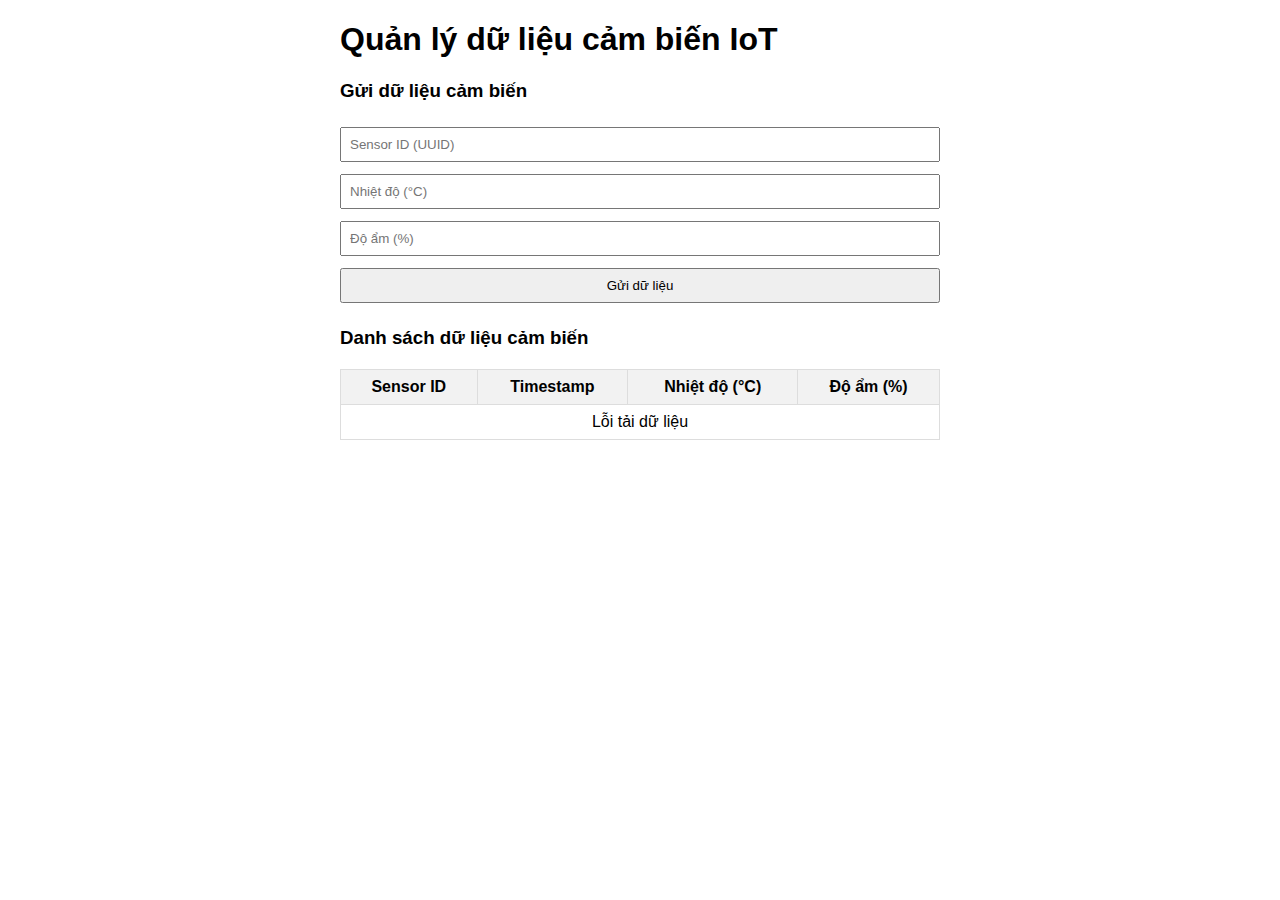
<file: index.html>
<!DOCTYPE html>
<html lang="vi">
<head>
<meta charset="UTF-8" />
<meta name="viewport" content="width=device-width, initial-scale=1" />
<title>Quản lý dữ liệu cảm biến IoT</title>
<style>
  body { max-width: 600px; margin: 20px auto; font-family: Arial, sans-serif; }
  input, button { width: 100%; padding: 8px; margin: 6px 0; box-sizing: border-box; }
  table { width: 100%; border-collapse: collapse; margin-top: 20px; }
  th, td { border: 1px solid #ddd; padding: 8px; text-align: center; }
  th { background-color: #f2f2f2; }
  .status { margin-top: 10px; }
</style>
</head>
<body>

<h1>Quản lý dữ liệu cảm biến IoT</h1>

<div>
  <h3>Gửi dữ liệu cảm biến</h3>
  <input id="sensor_id" type="text" placeholder="Sensor ID (UUID)" />
  <input id="temperature" type="number" step="0.01" placeholder="Nhiệt độ (°C)" />
  <input id="humidity" type="number" step="0.01" placeholder="Độ ẩm (%)" />
  <button id="sendBtn">Gửi dữ liệu</button>
  <div class="status" id="status"></div>
</div>

<div>
  <h3>Danh sách dữ liệu cảm biến</h3>
  <table>
    <thead>
      <tr>
        <th>Sensor ID</th>
        <th>Timestamp</th>
        <th>Nhiệt độ (°C)</th>
        <th>Độ ẩm (%)</th>
      </tr>
    </thead>
    <tbody id="dataTableBody">
      <tr><td colspan="4">Chưa có dữ liệu</td></tr>
    </tbody>
  </table>
</div>

<script>
  const apiBase = "http://localhost:8000";

  const statusDiv = document.getElementById("status");
  const dataTableBody = document.getElementById("dataTableBody");

  document.getElementById("sendBtn").addEventListener("click", async () => {
    const sensor_id = document.getElementById("sensor_id").value.trim();
    const temperature = parseFloat(document.getElementById("temperature").value);
    const humidity = parseFloat(document.getElementById("humidity").value);

    if (!sensor_id || isNaN(temperature) || isNaN(humidity)) {
      statusDiv.textContent = "Vui lòng nhập đầy đủ và đúng định dạng.";
      return;
    }

    statusDiv.textContent = "Đang gửi dữ liệu...";

    try {
      const res = await fetch(apiBase + "/data", {
        method: "POST",
        headers: { "Content-Type": "application/json" },
        body: JSON.stringify({ sensor_id, temperature, humidity }),
      });

      if (res.ok) {
        statusDiv.textContent = "Gửi dữ liệu thành công!";
        document.getElementById("sensor_id").value = "";
        document.getElementById("temperature").value = "";
        document.getElementById("humidity").value = "";
        loadData();
      } else {
        statusDiv.textContent = "Lỗi khi gửi dữ liệu.";
      }
    } catch (err) {
      statusDiv.textContent = "Lỗi kết nối API.";
    }
  });

  async function loadData() {
    try {
      const res = await fetch(apiBase + "/data");
      if (!res.ok) throw new Error("Không thể lấy dữ liệu");
      const data = await res.json();

      if (!data.length) {
        dataTableBody.innerHTML = "<tr><td colspan='4'>Chưa có dữ liệu</td></tr>";
        return;
      }

      dataTableBody.innerHTML = "";
      data.forEach((item) => {
        const tr = document.createElement("tr");
        tr.innerHTML = `
          <td>${item.sensor_id}</td>
          <td>${new Date(item.timestamp).toLocaleString()}</td>
          <td>${item.temperature}</td>
          <td>${item.humidity}</td>
        `;
        dataTableBody.appendChild(tr);
      });
    } catch {
      dataTableBody.innerHTML = "<tr><td colspan='4'>Lỗi tải dữ liệu</td></tr>";
    }
  }

  // Load dữ liệu khi mở trang
  loadData();
</script>

</body>
</html>
</file>
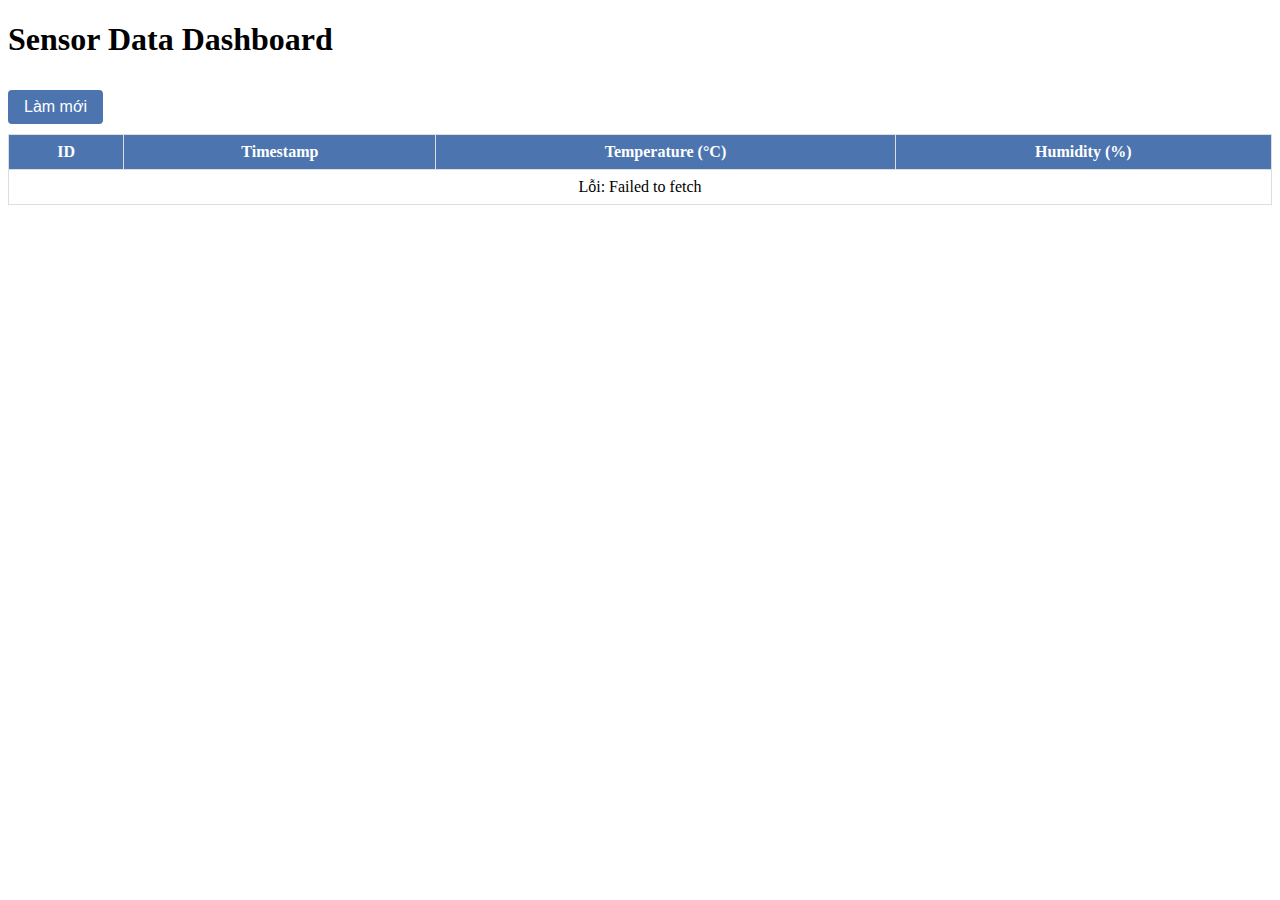
<file: frontend/web/index.html>
<!DOCTYPE html>
<html lang="vi">
<head>
  <meta charset="UTF-8" />
  <title>Sensor Data Dashboard</title>
  <style>
    table {
      border-collapse: collapse;
      width: 100%;
      margin-top: 10px;
    }
    th, td {
      border: 1px solid #ddd;
      padding: 8px;
      text-align: center;
    }
    th {
      background-color: #4c74af;
      color: white;
    }
    button {
      margin-top: 10px;
      padding: 8px 16px;
      font-size: 16px;
      cursor: pointer;
      background-color: #4c74af;
      color: white;
      border: none;
      border-radius: 4px;
    }
    button:hover {
      background-color: #4c74af;
    }
  </style>
</head>
<body>
  <h1>Sensor Data Dashboard</h1>

  <button id="refreshBtn">Làm mới</button>

  <table id="sensorTable">
    <thead>
      <tr>
        <th>ID</th>
        <th>Timestamp</th>
        <th>Temperature (°C)</th>
        <th>Humidity (%)</th>
      </tr>
    </thead>
    <tbody id="sensorTableBody">
      <tr><td colspan="4">Đang tải dữ liệu...</td></tr>
    </tbody>
  </table>

  <script>
    async function fetchSensorData() {
      const tbody = document.getElementById('sensorTableBody');
      tbody.innerHTML = '<tr><td colspan="4">Đang tải dữ liệu...</td></tr>';
      try {
        const res = await fetch('http://localhost:8000/data');
        if (!res.ok) throw new Error('Network response was not ok');
        const data = await res.json();

        if (data.length === 0) {
          tbody.innerHTML = '<tr><td colspan="4">Không có dữ liệu cảm biến.</td></tr>';
          return;
        }

        tbody.innerHTML = '';
        data.forEach(item => {
          const tr = document.createElement('tr');
          tr.innerHTML = `
            <td>${item.sensor_id}</td>
            <td>${new Date(item.timestamp).toLocaleString()}</td>
            <td>${item.temperature}</td>
            <td>${item.humidity}</td>
          `;
          tbody.appendChild(tr);
        });
      } catch (error) {
        tbody.innerHTML = `<tr><td colspan="4">Lỗi: ${error.message}</td></tr>`;
      }
    }

    document.getElementById('refreshBtn').addEventListener('click', fetchSensorData);

    // Tự động tải dữ liệu khi load trang
    fetchSensorData();
  </script>
</body>
</html>
</file>
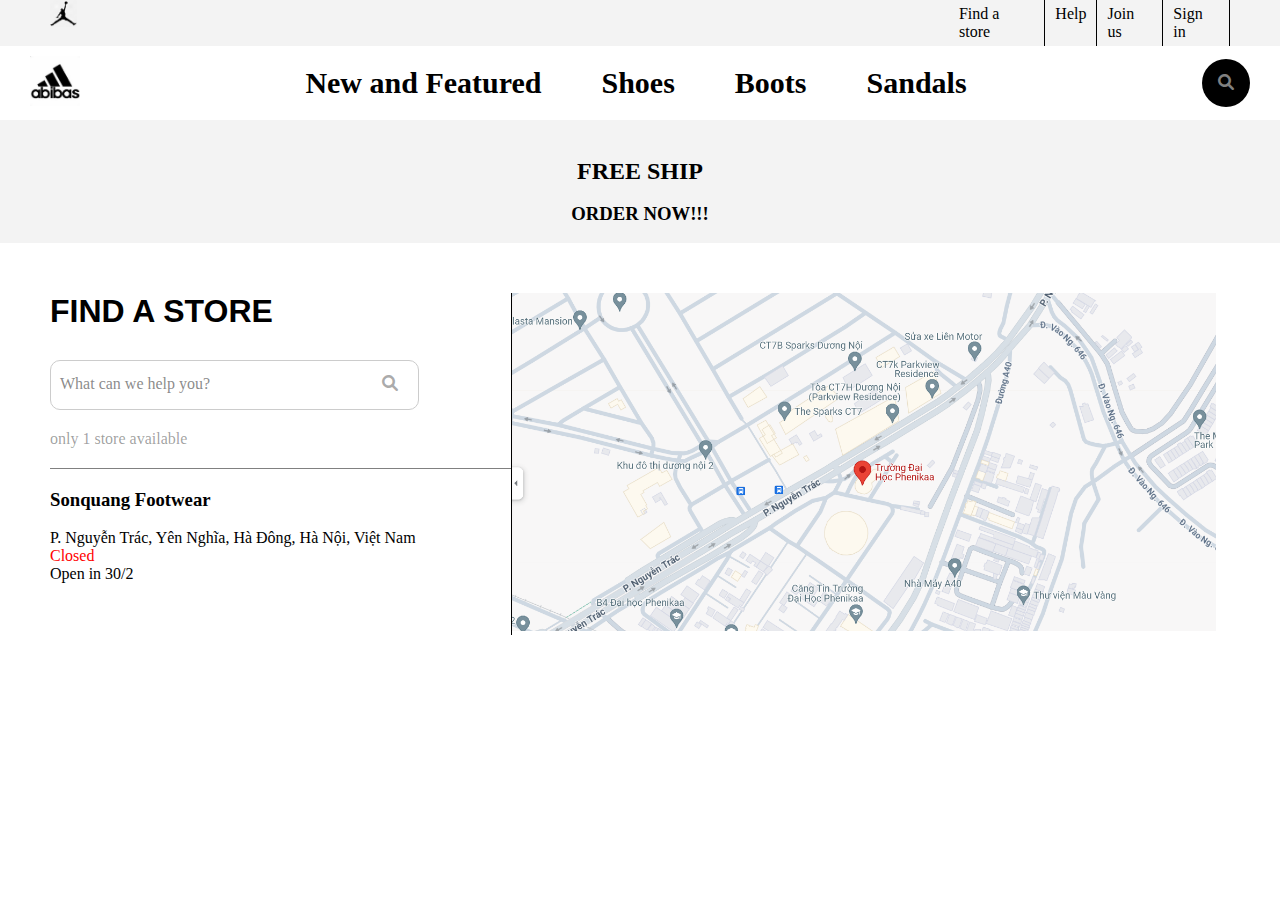
<file: btl/findastore.html>
<!DOCTYPE html>
<html lang="en">
<head>
    <meta charset="UTF-8">
    <meta name="viewport" content="width=device-width, initial-scale=1.0">
    <title>Find a store</title>
    <link rel="stylesheet" href="findastore.css">
    <link rel="stylesheet" href="https://cdnjs.cloudflare.com/ajax/libs/font-awesome/6.0.0-beta3/css/all.min.css">

</head>
<body>
    <div class="box">
        <div class="tieude">
            <div class="tieude1">
                <a href=""><img src="../btl/logo1.png" alt="" class="logo1"></a>
                <ul>
                    <li><a href="findastore.html">Find a store</a></li>
                    <li><a href="help.html">Help</a></li>
                    <li><a href="Joinus.html">Join us</a></li>
                    <li><a href="login.html">Sign in</a></li>
                </ul>
            </div>
            <div class="tieude2">
                <a href=""><img src="../btl/logo2.png" alt="" class="logo2"></a>
                <div class="tieudemid">
                    <ul>
                        <li><a href="homepage.html"><h3>New and Featured</h3></a></li>
                        <li><a href="shoes.html"><h3>Shoes</h3></a></li>
                        <li><a href="Boots.html"><h3>Boots</h3></a></li>
                        <li><a href="Sandals.html"><h3>Sandals</h3></a></li>
                    </ul>
                </div>
                <div class="tieuderight">
                    <form class="searchbox">
                        <input type="text" placeholder="Search" class="search-input" id="search-input" >
                        <button type="submit" class="search-btn" id="search-btn"><i class="fas fa-search"></i></button>
                    </form>
                </div>
            </div>
            <div class="tieude3">
    
                    <a href=""><h2>FREE SHIP</h2></a>
                    <a href=""><h3>ORDER NOW!!!</h3></a>
            </div>
        </div>
        <div class="content">
            <div class="content1">
                <h1 style="font-family: Arial, Helvetica, sans-serif;">FIND A STORE</h1>
                <div class="search">
                    <div class="gethelp">
                        <span><i class="fas fa-search"></i></span>
                        <p  class="holder">What can we help you?</p>
                        <p class="answer1">Theres nothing to ask cause we wont open!!!</p>
                        <input type="text" class="search-input" id="search-input" >
    
                    </div>
                </div>
                <p style="color: rgba(0, 0, 0, 0.389);" class="p1">only 1 store available</p>
                <div class="dchi">
                    <a href="" style="color: black;"><h3>Sonquang Footwear</h3></a> <br>
                    <p>P. Nguyễn Trác, Yên Nghĩa, Hà Đông, Hà Nội, Việt Nam</p>
                    <p style="color: red;">Closed</p>
                    <p>Open in 30/2</p>
    
                </div>

            </div>
            <div class="content2">
                <img src="../btl/map.png" alt="">
            </div>
        </div>
    </div>
    
</body>
</html>
</file>
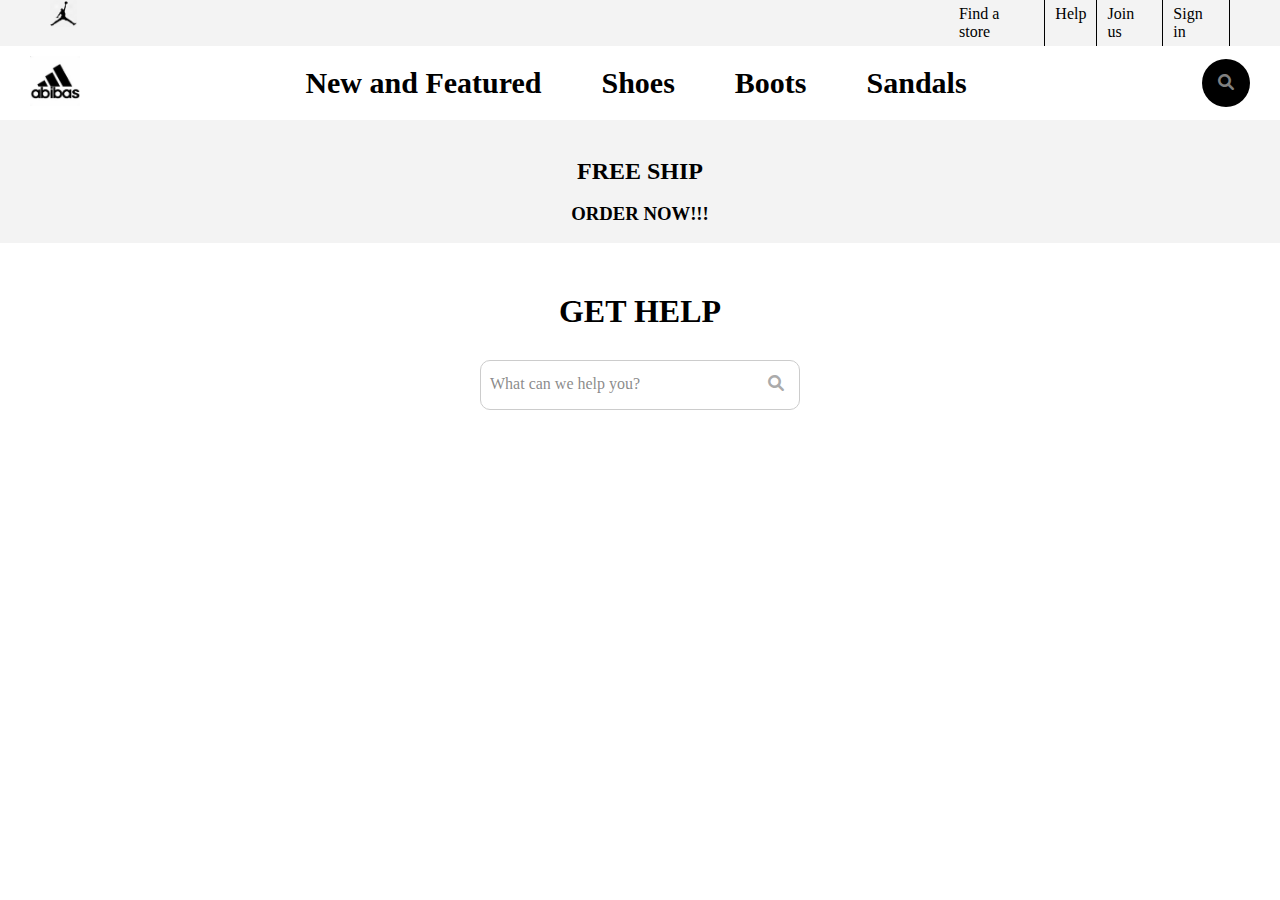
<file: btl/help.html>
<!DOCTYPE html>
<html lang="en">
<head>
    <meta charset="UTF-8">
    <meta name="viewport" content="width=device-width, initial-scale=1.0">
    <title>Help</title>
    <link rel="stylesheet" href="https://cdnjs.cloudflare.com/ajax/libs/font-awesome/6.0.0-beta3/css/all.min.css">
    <style>* {
    margin: 0;
    padding: 0;
    box-sizing: border-box;
}
a {
    text-decoration: none;
}
.box {
    width: 100vw;
    justify-content: space-between;

}
.tieude {
    width: 100%;
}
.tieude1 {
    padding-left: 50px;
    background-color: rgba(128, 128, 128, 0.099);
    width: 100%;
    display: flex;
    justify-content: space-between;
    padding-right: 50px;
}
.logo1 {
    width: 3%;
}
.searchbox{
    color: white;
    border-radius:30px ;
    
}
.searchbox > .search-input{
    border: none;
    outline: none;
    font-size: 18px;
    width: 0;
}
.searchbox > .search-btn{
    background-color: black;
    outline: none;
    border: none;
    color: gray;
    padding: 15px 16px;
    cursor: pointer;
    border-radius: 50%;
}
.searchbox:hover{
    border: 1px solid black;
}
.searchbox:hover > .search-input{
    width: 100%;
    color: black;
    margin: 10px;
    height: 100%;
}
.searchbox:hover > .search-btn{
    background-color: white;
}
.tieude1 > ul > li {
    list-style: none;
    padding-top: 5px;
    padding-bottom: 5px;
    padding-left: 10px;
    padding-right: 10px;
    border-right: 1px solid;
}
.tieude1 > ul {
    display: flex;
}
.tieude1 > ul > li > a {
    color: black;
}
.tieude1 > ul > li > a:hover {
    color: rgba(0, 0, 0, 0.374);
}
.logo2 {
    width: 50px;
}
.tieude2 {

    top: 0;
    background-color: rgba(255, 255, 255, 0.9);

    width: 100%;
    padding: 10px 30px;
    display: flex;
    justify-content: space-between;
    align-items: center;
}



.tieudemid > ul {
    display: flex;
    list-style: none;
}
.tieudemid > ul > li > a > h3 {
    padding-top: 10px;
    padding-left: 30px;
    padding-right: 30px;
    color: black;
    padding-bottom: 10px;
    font-size: 30px;
}
.tieudemid > ul > li > a > h3:hover {
    color: rgba(0, 0, 0, 0.374);
    border-bottom: 3px solid black;
}
.tieuderight > form {
    display: flex;
    align-items: center;
}
.search-input {
    padding: 5px;
    font-size: 16px;
    border: 1px solid #ccc;
    border-radius: 4px 0 0 4px;
    outline: none;
}
.search-btn {
    padding: 5px 10px;
    font-size: 16px;
    border: 1px solid #ccc;
    border-left: none;
    border-radius: 0 4px 4px 0;
    background-color: #000;
    color: white
}
.search-btn:hover {
    background-color:rgba(0, 0, 0, 0.537);
}
.tieude3{
    padding-top: 20px;
    background-color: rgba(128, 128, 128, 0.099);
    text-align: center;
    justify-content: center;
}
.tieude3 > a{
    padding: 10px;
    color: black;
}
.tieude3 > a:hover{
    color: rgba(0, 0, 0, 0.374);
}
.content{
    width: 100%;
    margin-top: 50px;
}
.search{
    margin-top: 50px;
    text-align: center;
    justify-content: center;
}

.gethelp{
    width: 25%;
    height: 50px;
    margin: 30px auto;
    position: relative;
}
.gethelp > span{
    position: absolute;
    top:15px;
    left: 90%;
    color: rgba(128, 128, 128, 0.66);
}
.gethelp > p{
    position: absolute;
    top: 15px;
    left: 10px;
    color: rgba(128, 128, 128, 0.91);
}
.gethelp > .search-input{
    width: 100%;
    border-radius: 10px ;
    height: 100%;
}

.gethelp:hover > .holder{
    top:-15px;
    background-color: white;
    color: black;
    transition:0.3s ;
}
.gethelp:hover > .answer1{
    display: block;
}

.answer1{
    display: none;
}
</style>
</head>
<body>
    <div class="box">
        <div class="tieude">
            <div class="tieude1">
                <a href=""><img src="../btl/logo1.png" alt="" class="logo1"></a>
                <ul>
                    <li><a href="findastore.html">Find a store</a></li>
                    <li><a href="help.html">Help</a></li>
                    <li><a href="Joinus.html">Join us</a></li>
                    <li><a href="login.html">Sign in</a></li>
                </ul>
            </div>
            <div class="tieude2">
                <a href="shoes.html"><img src="../btl/logo2.png" alt="" class="logo2"></a>
                <div class="tieudemid">
                    <ul>
                        <li><a href="homepage.html"><h3>New and Featured</h3></a></li>
                        <li><a href="shoes.html"><h3>Shoes</h3></a></li>
                        <li><a href="Boots.html"><h3>Boots</h3></a></li>
                        <li><a href="Sandals.html"><h3>Sandals</h3></a></li>
                    </ul>
                </div>
                <div class="tieuderight">
                    <form class="searchbox">
                        <input type="text" placeholder="Search" class="search-input" id="search-input" >
                        <button type="submit" class="search-btn" id="search-btn"><i class="fas fa-search"></i></button>
                    </form>
                </div>
            </div>
            <div class="tieude3">
                    <a href="shoes.html"><h2>FREE SHIP</h2></a>
                    <a href="shoes.html"><h3>ORDER NOW!!!</h3></a>
            </div>
        </div>
        <div class="content">
            <div class="search">
                <a href="" style="color: black;"><h1>GET HELP</h1></a>
                <div class="gethelp">
                    <span><i class="fas fa-search"></i></span>
                    <p  class="holder">What can we help you?</p>
                    <p class="answer1">Theres nothing to ask cause we wont open!!!</p>
                    <input type="text" class="search-input" id="search-input" >

                </div>

            </div>
        </div>
</body>
</html>
</file>
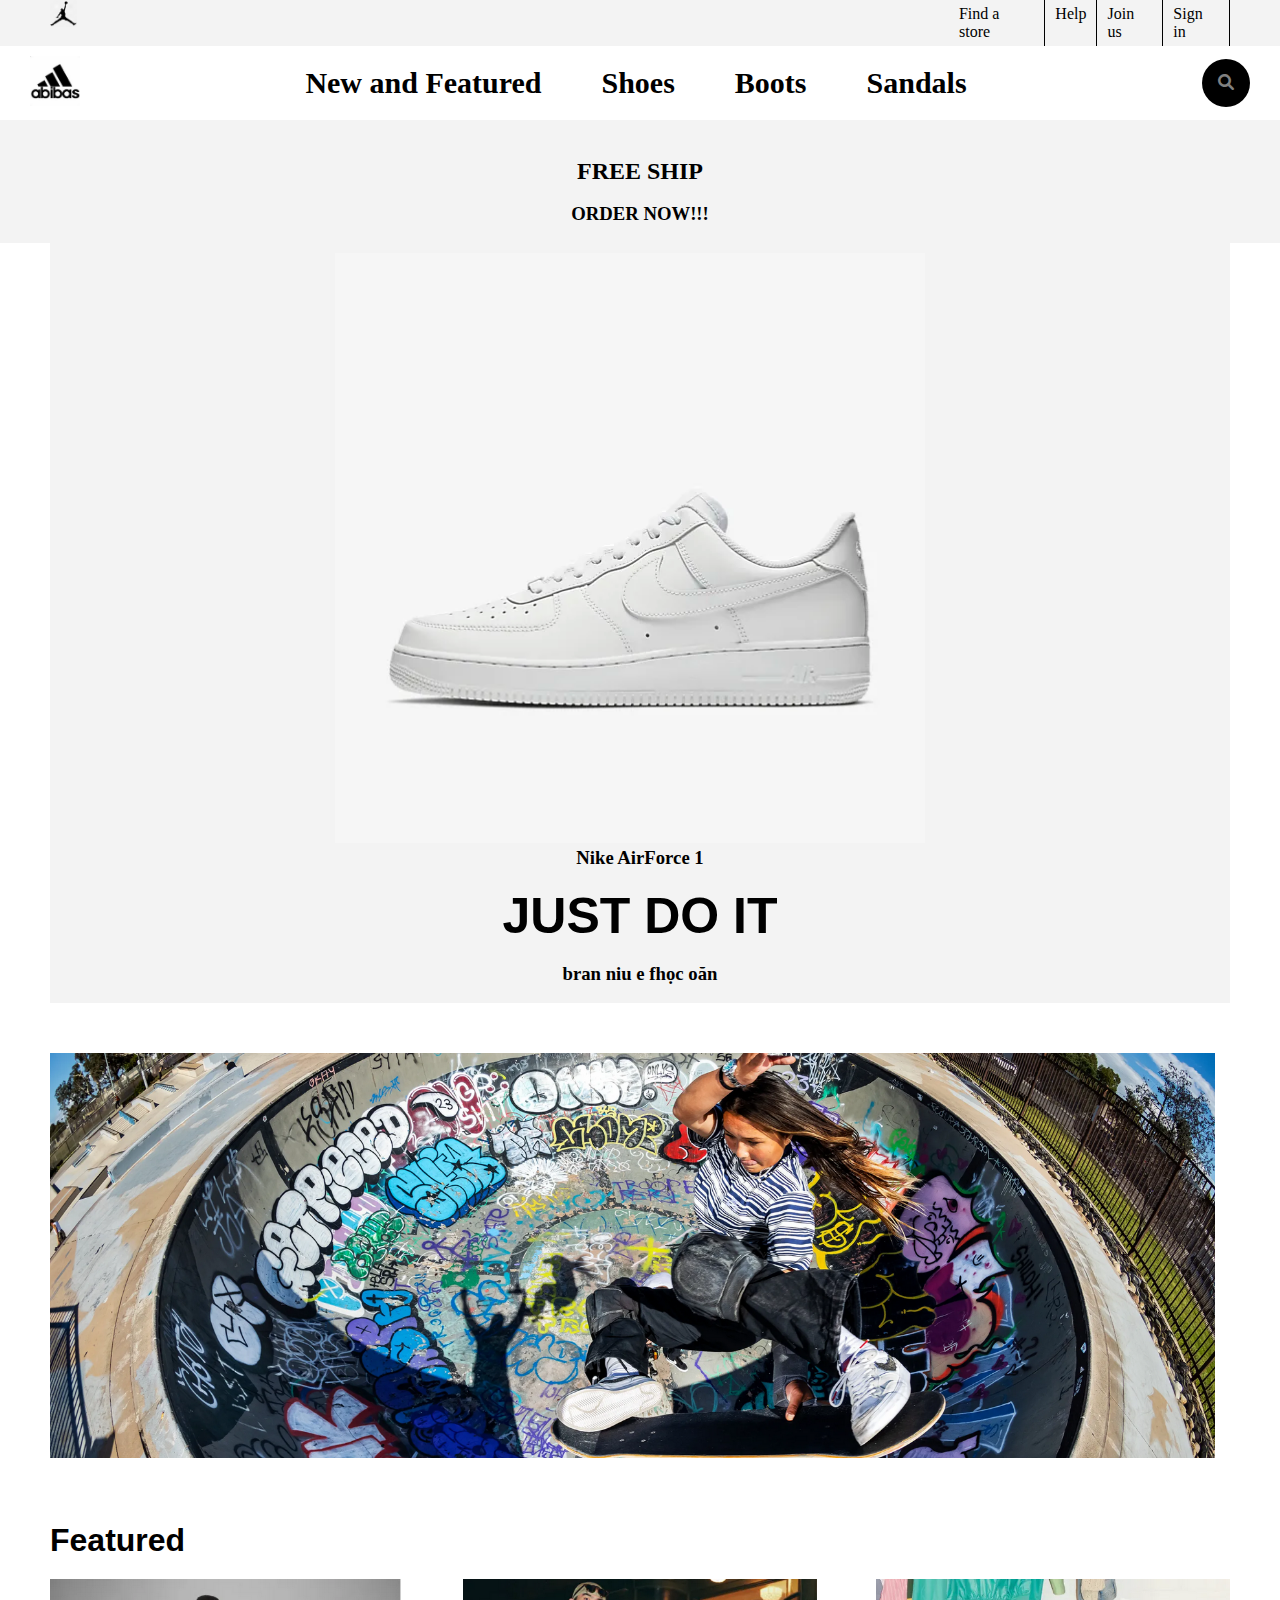
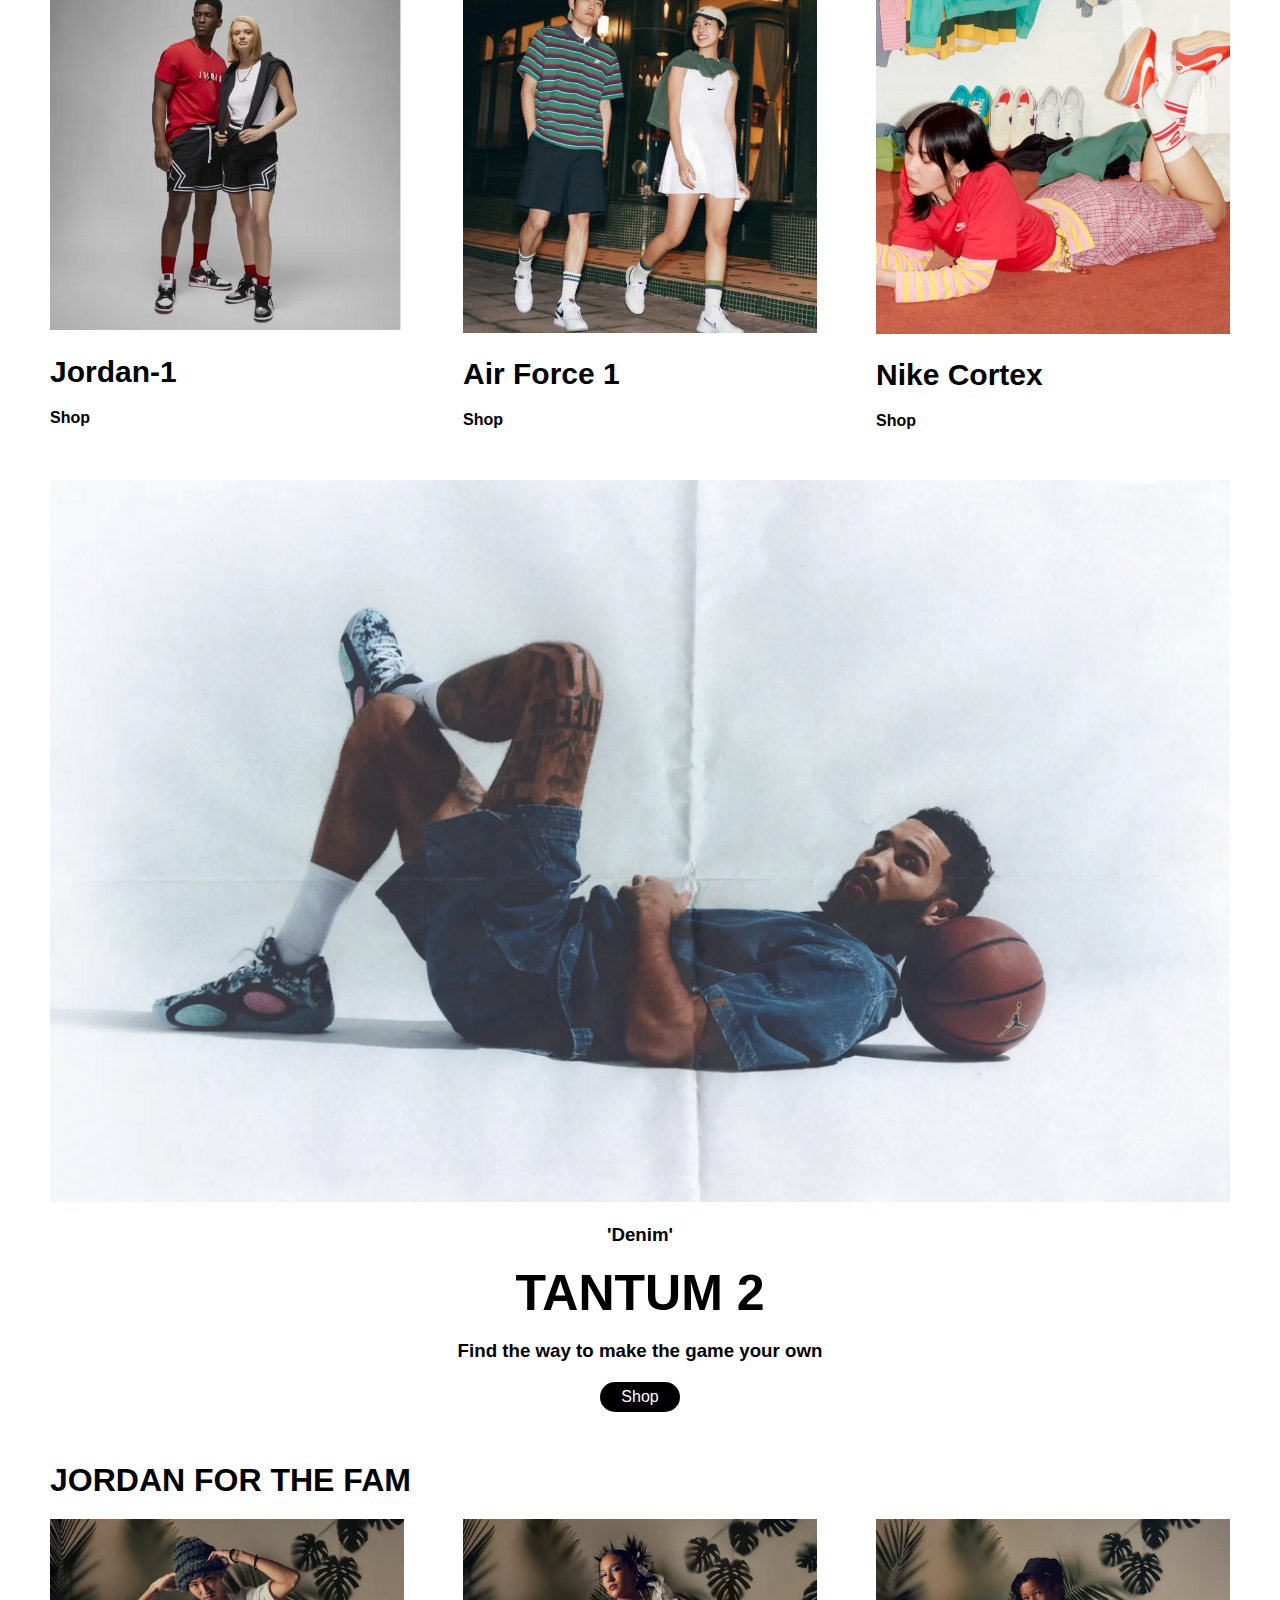
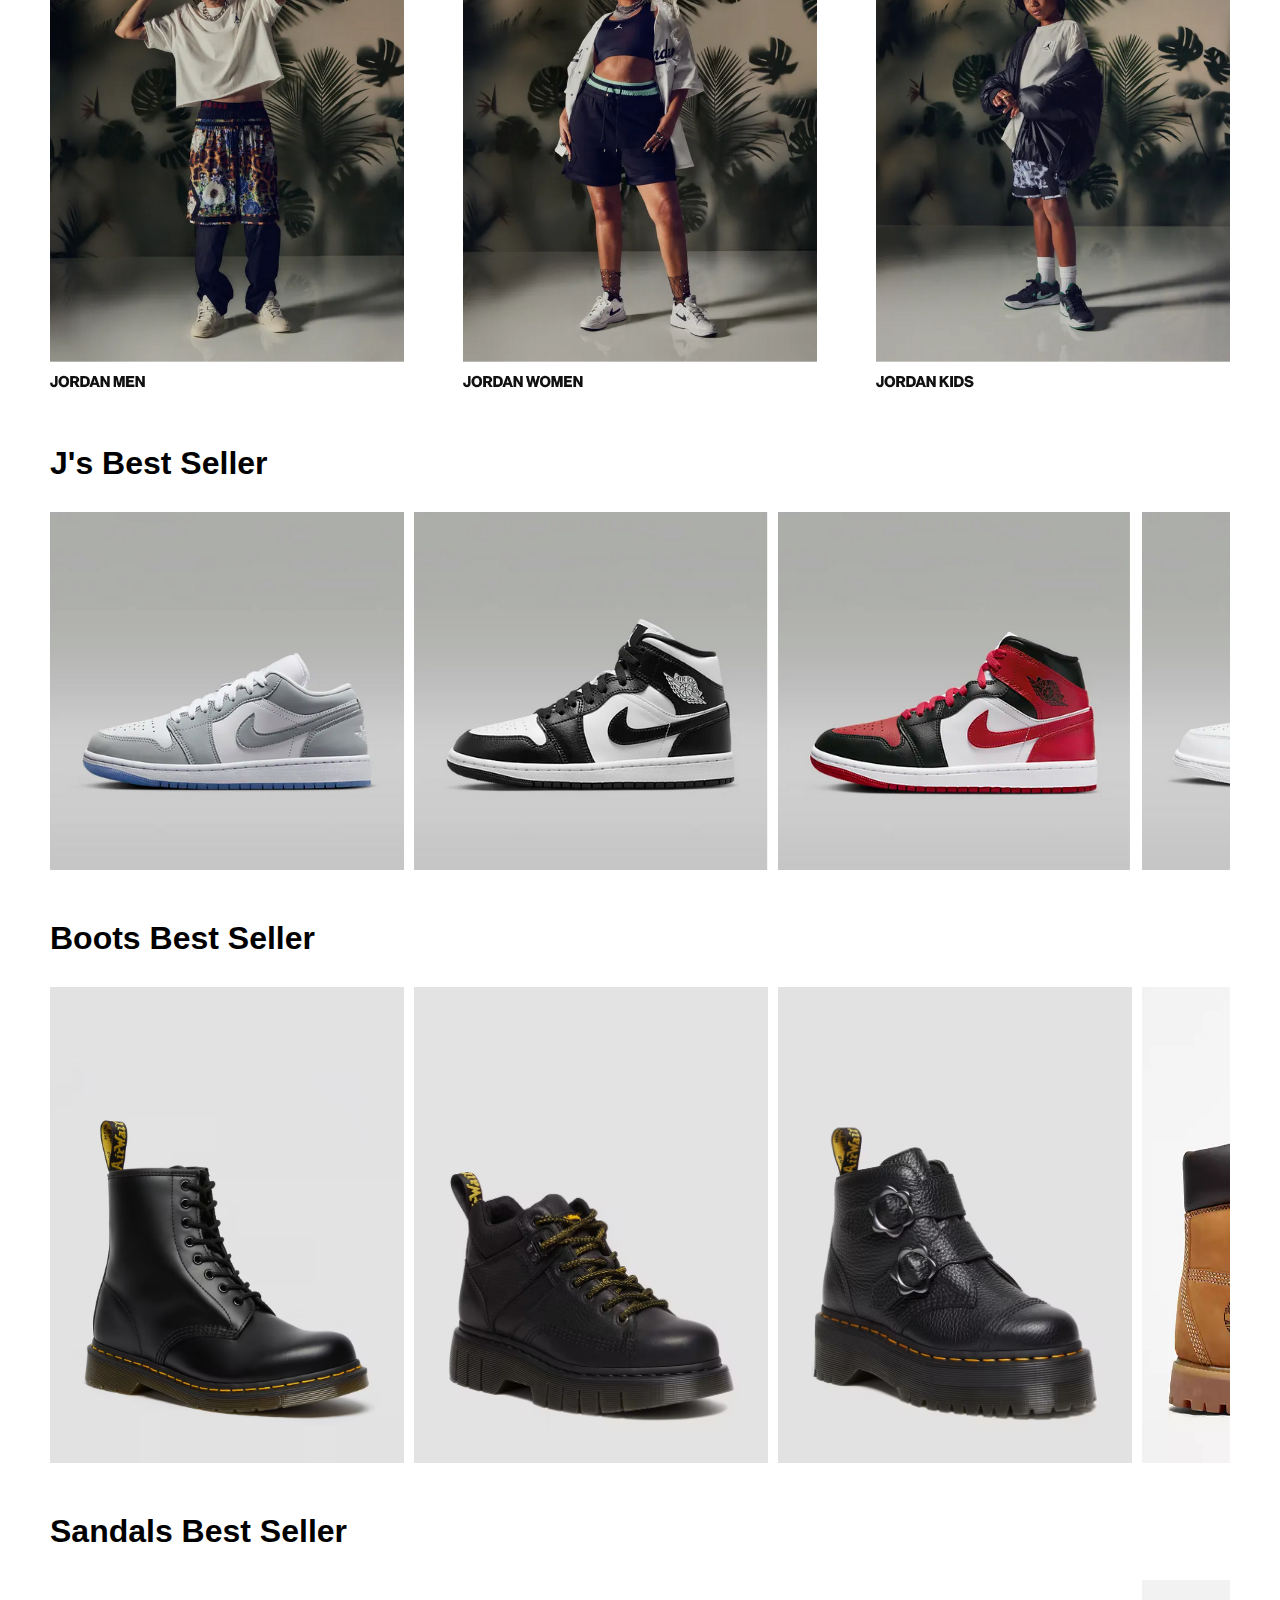
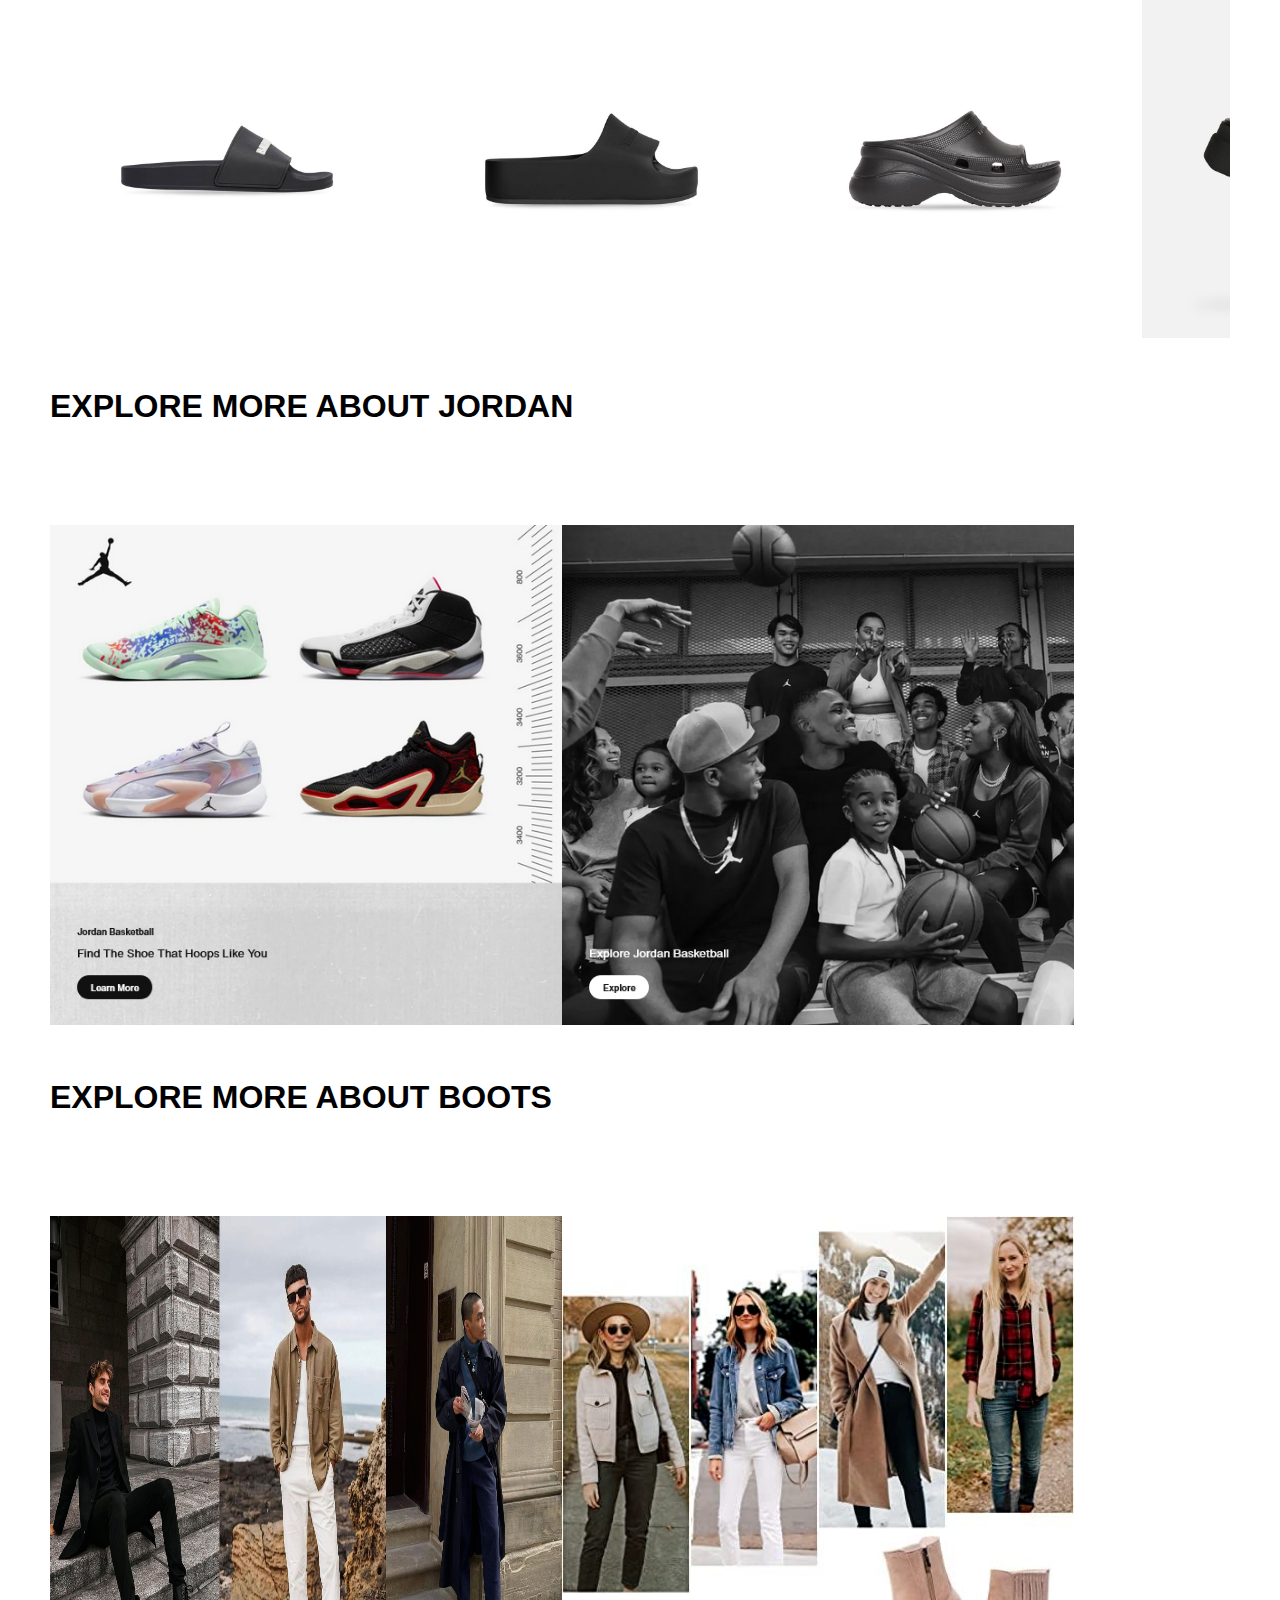
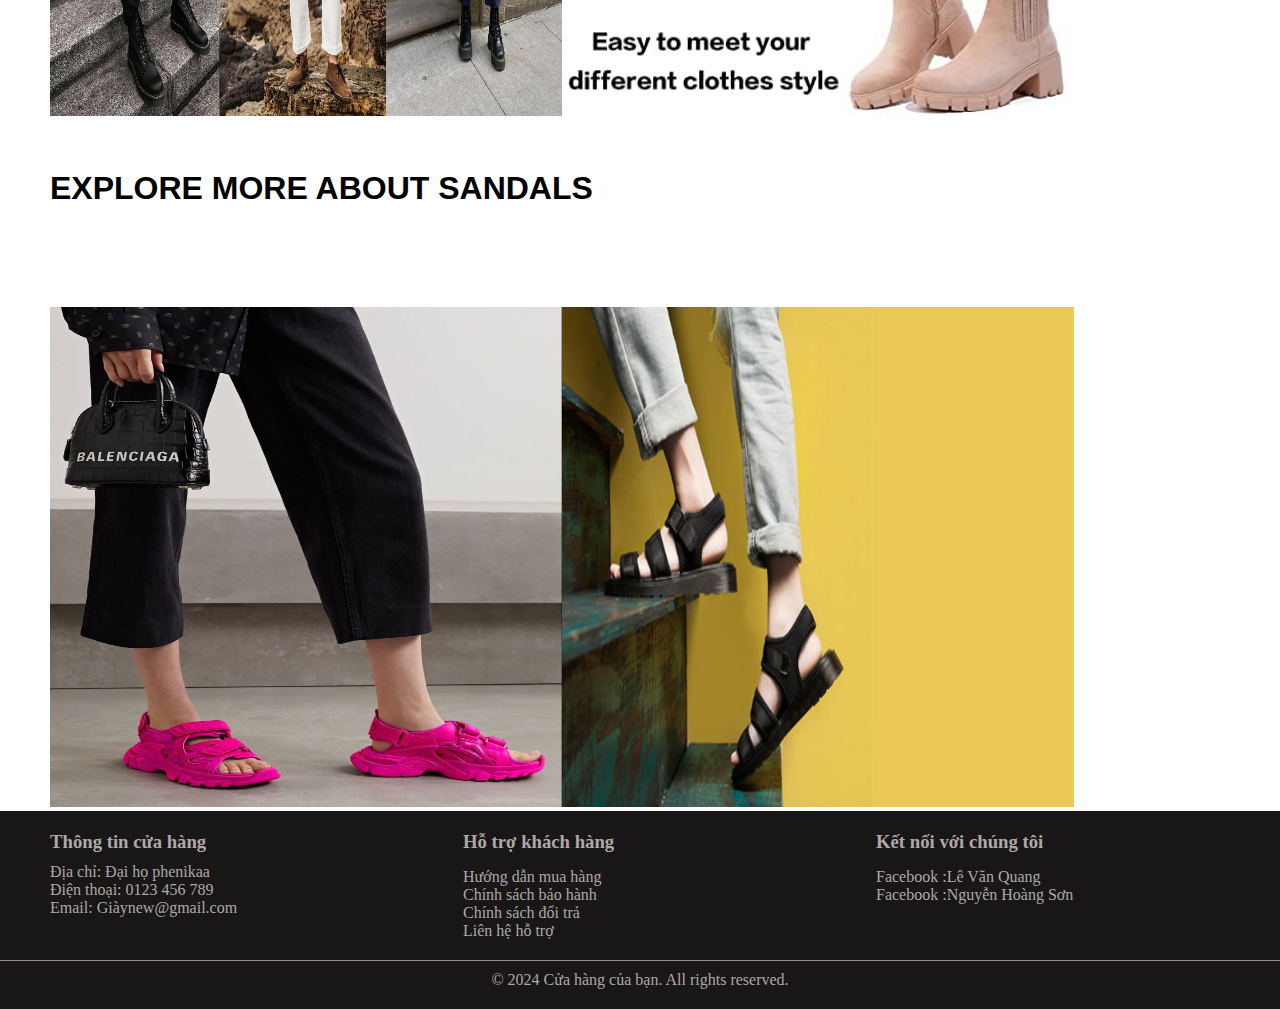
<file: btl/homepage.html>
<!DOCTYPE html>
<html lang="vi">
<head>
    <meta charset="UTF-8">
    <meta name="viewport" content="width=device-width, initial-scale=1.0">
    <title>HsFootWear</title>
    <link rel="stylesheet" href="https://cdnjs.cloudflare.com/ajax/libs/font-awesome/6.0.0-beta3/css/all.min.css">
    <style>
        * {
    margin: 0;
    padding: 0;
    box-sizing: border-box;
}
a {
    text-decoration: none;
}
.box {
    width: 100%;
    justify-content: space-between;

}
.tieude {
    width: 100%;
}
.tieude1 {
    padding-left: 50px;
    background-color: rgba(128, 128, 128, 0.099);
    width: 100%;
    display: flex;
    justify-content: space-between;
    padding-right: 50px;
}
.logo1 {
    width: 3%;
}
.searchbox{
    color: white;
    border-radius:30px ;
    
}
.searchbox > .search-input{
    border: none;
    outline: none;
    font-size: 18px;
    width: 0;
}
.searchbox > .search-btn{
    background-color: black;
    outline: none;
    border: none;
    color: gray;
    padding: 15px 16px;
    cursor: pointer;
    border-radius: 50%;
}
.searchbox:hover{
    border: 1px solid black;
}
.searchbox:hover > .search-input{
    width: 100%;
    color: black;
    margin: 10px;
}
.searchbox:hover > .search-btn{
    background-color: white;
}
.tieude1 > ul > li {
    list-style: none;
    padding-top: 5px;
    padding-bottom: 5px;
    padding-left: 10px;
    padding-right: 10px;
    border-right: 1px solid;
}
.tieude1 > ul {
    display: flex;
}
.tieude1 > ul > li > a {
    color: black;
}
.tieude1 > ul > li > a:hover {
    color: rgba(0, 0, 0, 0.374);
}
.logo2 {
    width: 50px;
}
.tieude2 {

    top: 0;
    background-color: rgba(255, 255, 255, 0.9);

    width: 100%;
    padding: 10px 30px;
    display: flex;
    justify-content: space-between;
    align-items: center;
}



.tieudemid > ul {
    display: flex;
    list-style: none;
}
.tieudemid > ul > li > a > h3 {
    padding-top: 10px;
    padding-left: 30px;
    padding-right: 30px;
    color: black;
    padding-bottom: 10px;
    font-size: 30px;
}
.tieudemid > ul > li > a > h3:hover {
    color: rgba(0, 0, 0, 0.374);
    border-bottom: 3px solid black;
}
.tieuderight > form {
    display: flex;
    align-items: center;
}
.search-input {
    padding: 5px;
    font-size: 16px;
    border: 1px solid #ccc;
    border-radius: 4px 0 0 4px;
    outline: none;
}
.search-btn {
    padding: 5px 10px;
    font-size: 16px;
    border: 1px solid #ccc;
    border-left: none;
    border-radius: 0 4px 4px 0;
    background-color: #000;
    color: white
}
.search-btn:hover {
    background-color:rgba(0, 0, 0, 0.537);
}
.tieude3{
    padding-top: 20px;
    background-color: rgba(128, 128, 128, 0.099);
    text-align: center;
}
.tieude3 > a{
    padding: 10px;
    color: black;
}
.tieude3 > a:hover{
    color: rgba(0, 0, 0, 0.374);
}
.content{
    margin-left: 50px;
    margin-right: 50px;
}
.content1{
    padding-top: 10px;
    background-color:  rgba(128, 128, 128, 0.099);
    justify-content: space-between;
    text-align: center;
}
.content1 > a{
    color: #000;
    padding: 20px;
}
.content1 > a:hover{
    color: rgba(0, 0, 0, 0.374);
}
.content1 > a > h1{
    font-size: 50px;
    font-family: Arial, Helvetica, sans-serif;
}
.content1 > a >img{
    width: 50%;
}
.content1 > a >img:hover{
    transition: transform 0.3s ease;
    transform: scale(1.025);
}
.content3{ 
    margin-top: 50px;
    width: 100%;
    justify-content: space-between;
    text-align: center;
}
.content3 > a >img{
    width: 100%;
}
.content3 > a >img:hover{
    transition: transform 0.3s ease;
    transform: scale(1.1);
}
.content2{
    margin-top: 60px;
    font-family: Arial, Helvetica, sans-serif;
    width: 100%;
}
.content2 > a{
    color: black;
}
.content2 > a >h1:hover{
    color: rgba(0, 0, 0, 0.374);
    padding-bottom: 10px;
    border-bottom: 3px solid black;
}
.content21{
    margin-top: 20px;
    display: flex;
    width: 100%;
    justify-content: space-between;

}
.anhhomepage{
    width: 100%;
}
.anhhomepage:hover{
    transition: transform 0.3s ease;
    transform: scale(1.1);

}
.content211{
    width: 30%;
}
.content211 > a{
    color: black;
}
.content211 > a > h3{
    font-family: Arial, Helvetica, sans-serif;
    padding-top: 20px;
    padding-bottom: 20px;
    font-size: 30px;
}
.content212{
    width: 30%;
    
}
.content212 > a{
    color: black;
}
.content212 > a > h3{
    font-family: Arial, Helvetica, sans-serif;
    padding-top: 20px;
    padding-bottom: 20px;
    font-size: 30px;
}
.content213{
    width: 30%;

}
.content213 > a{
    color: black;
}
.content213 > a > h3{
    font-family: Arial, Helvetica, sans-serif;
    padding-top: 20px;
    padding-bottom: 20px;
    font-size: 30px;
}
.content22{
    width: 100%;
    margin-top: 50px;
}
.content22 > img{
    width: 100%;
}
.content220{
    margin-top: 50px;
   
}
.shopbtn{
    margin: 0 auto;
    margin-top: 20px;
    width: 80px;
    height: 30px;
    display: flex;
    justify-content: center;
    align-items: center;    
    border-radius: 20px;
    background-color: #000;

}
.shopbtn:hover {
    background-color: rgba(128, 128, 128, 0.61);
}
.content2202{
    margin-top: 50px;
    width: 100%;
    text-align: center;
    justify-content: space-between;
}
.content2202 > a >img{
    width: 100%;

}

.content220 > a > h1{
    font-family: Arial, Helvetica, sans-serif;
    color: black;
    padding-bottom: 10px;
}
.content220 > a > h1:hover{
    color:rgba(0, 0, 0, 0.537);
    border-bottom: 3px solid black;
}
.content2201{
    display: flex;
    overflow-x: scroll;
    margin-top: 20px;
}
.content221 > a >img{
    width: 100%;
    height: 100%;
    
}
.content221 > a > img:hover{
    transform: scale(1.1);
    transition: transform 0.3s ease;
}
.content221{
    width: 30%;
    flex-shrink: 0; 
    margin-right: 10px;
}
.content2203{
    width: 100%;
    margin-top: 50px;
}
.content22031{
    width: 100%;
    display: flex;
    margin-top: 50px;
    text-align: center;
}
.content2203 > h1 >a{
    color: black;
}
.content2203 > h1 >a:hover{
    border-bottom: 3px solid black;
    color: rgba(128, 128, 128, 0.781);
}
.content22031 > a >.anhhomepage{
    margin-top: 50px;
    width: 50vw;
    
}
.content2204{
    width: 100%;
    margin-top: 50px;
}
.content22032{
    width: 100%;
    display: flex;
    margin-top: 50px;
    text-align: center;
}
.content2204 > h1 >a{
    color: black;
}
.content2204 > h1 >a:hover{
    border-bottom: 3px solid black;
    color: rgba(128, 128, 128, 0.781);
}
.content22032 > a >.anhhomepage{
    margin-top: 50px;
    width: 40vw;  
    height: 500px;
}
.content2205{
    width: 100%;
    margin-top: 50px;
}
.content22033{
    width: 100%;
    display: flex;
    margin-top: 50px;
    text-align: center;
}
.content2205 > h1 >a{
    color: black;
}
.content2205 > h1 >a:hover{
    border-bottom: 3px solid black;
    color: rgba(128, 128, 128, 0.781);
}
.content22033 > a >.anhhomepage{
    margin-top: 50px;
    width: 40vw;  
    height: 500px;
}
.footer {
    background-color: rgb(24, 22, 22);
    color: rgb(175, 168, 168);
    padding: 20px 0;
}

.container {
    display: flex;
    justify-content: space-between;
    align-items: flex-start;
    padding: 0 50px;
}

.footer-section {
    width: 30%;
}

.footer-section h3 {
    margin-bottom: 10px;
}

.footer-section p,
.footer-section ul,
.footer-section li {
    margin: 0;
    padding: 0;
    list-style: none;
}

.footer-section ul {
    padding-top: 5px;
}

.footer-section a {
    color: rgb(175, 168, 168);
    text-decoration: none;
}

.footer-section a:hover {
    text-decoration: underline;
}

.social-links {
    gap: 10px;
}

.social-links li {
    display: inline-block;
}
.footer-bottom {
    text-align: center;
    margin-top: 20px;
    border-top: 1px solid #998c8c;
    padding-top: 10px;
}

    </style>
</head>
<body>
    <div class="box">
        <div class="tieude">
            <div class="tieude1">
                <a href=""><img src="../btl/logo1.png" alt="" class="logo1"></a>
                <ul>
                    <li><a href="findastore.html">Find a store</a></li>
                    <li><a href="help.html">Help</a></li>
                    <li><a href="Joinus.html">Join us</a></li>
                    <li><a href="login.html">Sign in</a></li>
                </ul>
            </div>
            <div class="tieude2">
                <a href=""><img src="../btl/logo2.png" alt="" class="logo2"></a>
                <div class="tieudemid">
                    <ul>
                        <li><a href="homepage.html"><h3>New and Featured</h3></a></li>
                        <li><a href="shoes.html"><h3>Shoes</h3></a></li>
                        <li><a href="Boots.html"><h3>Boots</h3></a></li>
                        <li><a href="Sandals.html"><h3>Sandals</h3></a></li>
                    </ul>
                </div>
                <div class="tieuderight">
                    <form class="searchbox">
                        <input type="text" placeholder="Search" class="search-input" id="search-input" >
                        <button type="submit" class="search-btn" id="search-btn"><i class="fas fa-search"></i></button>
                    </form>
                </div>
            </div>
            <div class="tieude3">

                    <a href="shoes.html"><h2>FREE SHIP</h2></a>
                    <a href="shoes.html"><h3>ORDER NOW!!!</h3></a>
            </div>
        </div>
        <div class="content">
            <div class="content1">
                <a href="shoes.html"><img src="../btl/air-force-1-07-shoes-WrLlWX.png" alt=""></a>
                <a href="shoes.html"><h3>Nike AirForce 1</h3></a>
                <a href="shoes.html"><h1>JUST DO IT</h1></a>
                <a href="shoes.html"><h3> bran niu e fhọc oăn</h3></a>
            </div>
            <div class="content3">
                <a href="shoes.html"><img src="../btl/bg.png" alt=""></a>
            </div>
            <div class="content2">
                <a href=""><h1>Featured</h1></a>
                <div class="content21">
                    <div class="content211">
                        <a href=""><img src="../btl/anh4.png" alt="" class="anhhomepage"></a>
                        <a href=""><h3>Jordan-1</h3></a>
                        <a href=""><h4>Shop </h4></a>
                    </div>
                    <div class="content212">
                        <a href=""><img src="../btl/anh5.png" alt="" class="anhhomepage"></a>
                        <a href="shoes.html"><h3>Air Force 1</h3></a>
                        <a href="shoes.html"><h4>Shop </h4></a>
                    </div>
                    <div class="content213">
                        <a href=""><img src="../btl/anh6.png" alt="" class="anhhomepage"></a>
                        <a href=""><h3>Nike Cortex</h3></a>
                        <a href=""><h4>Shop </h4></a>
                    </div>
                </div>
                <div class="content2202">
                    <a href="shoes.html"><img src="j1bg4.png" alt=""></a>
                    <br> <br> <a href="shoes.html"><h3 style="color: black;">'Denim'</h3></a>
                    <br><a href=""><h2 style="font-size: 50px ; color: black;">TANTUM 2</h2></a>
                    <br><a href="shoes.html"><h3 style="color: black;">Find the way to make the game your own</h3></a>
                    <div class="shopbtn"><a href="" style="color: white;">Shop</a></div>
                </div>
                <div class="content22">
                    <h1>JORDAN FOR THE FAM</h1>
                    <div class="content21">
                        <div class="content211">
                            <a href="shoes.html"><img src="../btl/j1bg.png" alt="" class="anhhomepage"></a>
                        </div>
                        <div class="content212">
                            <a href="shoes.html"><img src="../btl/j1bg2.png" alt="" class="anhhomepage"></a>
                        </div>
                        <div class="content213">
                            <a href="shoes.html"><img src="../btl/j1bg3.png" alt="" class="anhhomepage"></a>
                        </div>
                    </div>
                    <div class="content220">
                        <a href="shoes.html"><h1>J's Best Seller</h1></a>
                    </div>
                    <div class="content2201">
                        <div class="content221">
                            <a href="shoes.html"><img src="../btl/j1-1.png" alt=""></a>
                        </div>
                        <div class="content221">
                            <a href="shoes.html"><img src="../btl/j1-2.png" alt=""></a>
                        </div>
                        <div class="content221">
                            <a href="shoes.html"><img src="../btl/j1-3.png" alt=""></a>
                        </div>
                        <div class="content221">
                            <a href="shoes.html"><img src="../btl/j1-4.png" alt=""></a>
                        </div>
                        <div class="content221">
                            <a href="shoes.html"><img src="../btl/j1-5.png" alt=""></a>
                        </div>
                        <div class="content221">
                            <a href="shoes.html"><img src="../btl/j6.png" alt=""></a>
                        </div>
                        <div class="content221">
                            <a href="shoes.html"><img src="../btl/j7.png" alt=""></a>
                        </div>
                        <div class="content221">
                            <a href="shoes.html"><img src="../btl/j8.png" alt=""></a>
                        </div>
                    </div>
                    <div class="content220">
                        <a href="Boots.html"><h1>Boots Best Seller</h1></a>
                    </div>
                    <div class="content2201">
                        <div class="content221">
                            <a href="Boots.html"><img src="../btl/boot1.png" alt=""></a>
                        </div>
                        <div class="content221">
                            <a href="Boots.html"><img src="../btl/boot2.png" alt=""></a>
                        </div>
                        <div class="content221">
                            <a href="Boots.html"><img src="../btl/boot3.png" alt=""></a>
                        </div>
                        <div class="content221">
                            <a href="Boots.html"><img src="../btl/boot4.png" alt=""></a>
                        </div>
                        <div class="content221">
                            <a href="Boots.html"><img src="../btl/boot5.png" alt=""></a>
                        </div>
                        <div class="content221">
                            <a href="Boots.html"><img src="../btl/boot6.png" alt=""></a>
                        </div>
                        <div class="content221">
                            <a href="Boots.html"><img src="../btl/boot7.png" alt=""></a>
                        </div>
                        <div class="content221">
                            <a href="Boots.html"><img src="../btl/boot8.png" alt=""></a>
                        </div>
                        <div class="content221">
                            <a href="Boots.html"><img src="../btl/boot9.png" alt=""></a>
                        </div>
                    </div>
                    <div class="content220">
                        <a href="Sandals.html"><h1>Sandals Best Seller</h1></a>
                    </div>
                    <div class="content2201">
                        <div class="content221">
                            <a href="Sandals.html"><img src="../btl/sanda1.png" alt=""></a>
                        </div>
                        <div class="content221">
                            <a href="Sandals.html"><img src="../btl/sandal2.png" alt=""></a>
                        </div>
                        <div class="content221">
                            <a href="Sandals.html"><img src="../btl/sandal3.png" alt=""></a>
                        </div>
                        <div class="content221">
                            <a href="Sandals.html"><img src="../btl/sandal4.png" alt=""></a>
                        </div>
                        <div class="content221">
                            <a href="Sandals.html"><img src="../btl/sandal5.png" alt=""></a>
                        </div>
                        <div class="content221">
                            <a href="Sandals.html"><img src="../btl/sandal6.png" alt=""></a>
                        </div>
                        <div class="content221">
                            <a href="Sandals.html"><img src="../btl/sandal7.png" alt=""></a>
                        </div>
                        <div class="content221">
                            <a href="Sandals.html"><img src="../btl/sandal8.png" alt=""></a>
                        </div>
                        <div class="content221">
                            <a href="Sandals.html"><img src="../btl/sandal9.png" alt=""></a>
                        </div>
                    </div>
                </div>
                <div class="content2204">
                    <h1> <a href="shoes.html">EXPLORE MORE ABOUT JORDAN</a></h1>
                    <div class="content22032">
                        <a href="shoes.html"><img src="../btl/j1bg7.png" alt=""class="anhhomepage"></a>
                        <a href="shoes.html"><img src="../btl/j1bg6.png" alt="" class="anhhomepage"></a>
                    </div>
                </div>
                <div class="content2204">
                    <h1> <a href="Boots.html">EXPLORE MORE ABOUT BOOTS</a></h1>
                    <div class="content22032">
                        <a href="Boots.html"><img src="../btl/bootsale.png" alt=""class="anhhomepage"></a>
                        <a href="Boots.html"><img src="../btl/bootsale2.png" alt="" class="anhhomepage"></a>
                    </div>
                </div>
                <div class="content2205">
                    <h1> <a href="Sandals.html">EXPLORE MORE ABOUT SANDALS</a></h1>
                    <div class="content22033">
                        <a href="Sandals.html"><img src="../btl/sandalsale5.png" alt=""class="anhhomepage"></a>
                        <a href="Sandals.html"><img src="../btl/sandalsale6.png" alt=""class="anhhomepage"></a>
                    </div>
                </div>
            </div>
        </div>
        <div class="footer">
            <div class="container">
                <div class="footer-section">
                    <h3>Thông tin cửa hàng</h3>
                    <p>Địa chỉ: Đại họ phenikaa</p>
                    <p>Điện thoại: 0123 456 789</p>
                    <p>Email: Giàynew@gmail.com</p>
                </div>
                <div class="footer-section">
                    <h3>Hỗ trợ khách hàng</h3>
                    <ul>
                        <li><a href="#">Hướng dẫn mua hàng</a></li>
                        <li><a href="#">Chính sách bảo hành</a></li>
                        <li><a href="#">Chính sách đổi trả</a></li>
                        <li><a href="#">Liên hệ hỗ trợ</a></li>
                    </ul>
                </div>
                <div class="footer-section">
                    <h3>Kết nối với chúng tôi</h3>
                    <ul class="social-links">
                        <a href="#">Facebook :Lê Văn Quang</a>
                        <br>
                        <a href="#">Facebook :Nguyễn Hoàng Sơn</a>
        
                    </ul>
                </div>
            </div>
            <div class="footer-bottom">
                <p>&copy; 2024 Cửa hàng của bạn. All rights reserved.</p>
            </div>
        </footer>
        
    </div>
    <script>
        const search = () => {
           const searchbox = document.getElementById("search-input").value.toUpperCase();
           const storeitems = document.getElementById("productlist");
           const product = document.querySelectorAll(".hang11");
           const pname = document.getElementsByTagName("h3")
           for(var i = 0; i < pname.length; i++){
               let match = product[i].getElementsByTagName('h3')[0];
               if(match){
                   let textvalue = match.textContent || match.innerHTML
                   if(textvalue.toUpperCase().indexOf(searchbox) > -1){
                       product[i].style.display = "";
                   }else{
                       product[i].style.display = "none";
                   }
               }
           }
       }
   </script>
</body>
</html>
</file>
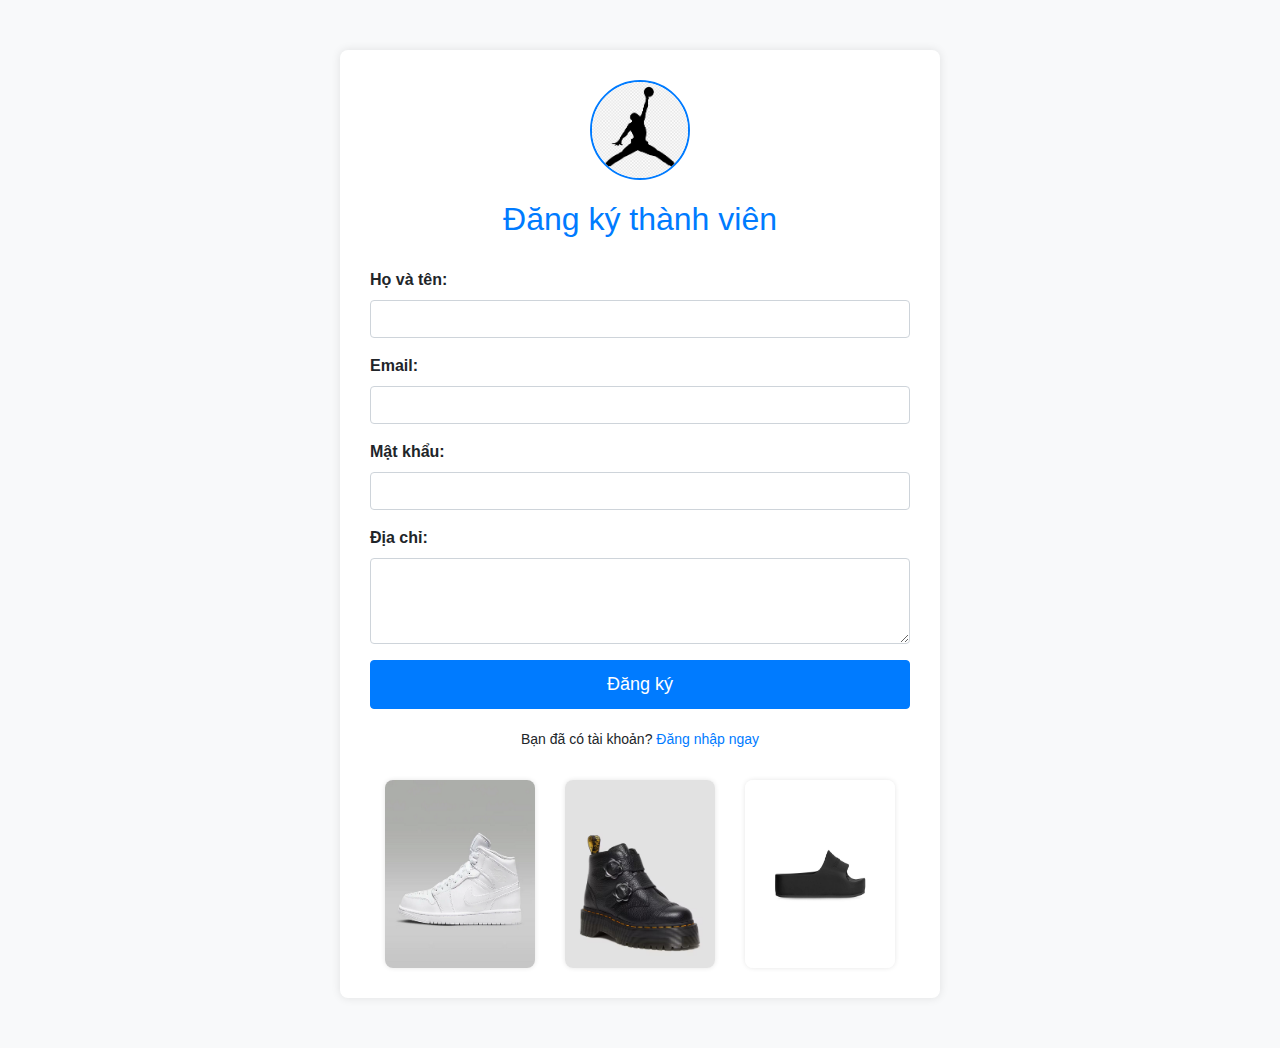
<file: btl/Joinus.html>
<!DOCTYPE html>
<html lang="en">
<head>
    <meta charset="UTF-8">
    <meta name="viewport" content="width=device-width, initial-scale=1.0">
    <title>Đăng ký thành viên</title>
    <link rel="stylesheet" href="https://stackpath.bootstrapcdn.com/bootstrap/4.5.2/css/bootstrap.min.css">
   <style>
body {
    background-color: #f8f9fa;
    font-family: Arial, sans-serif;
}
.container {
    max-width: 600px;
    margin: 50px auto;
    background-color: #fff;
    padding: 30px;
    border-radius: 8px;
    box-shadow: 0 0 10px rgba(0,0,0,0.1);
}
.container h2 {
    text-align: center;
    margin-bottom: 30px;
    color: #007bff;
}
.form-group label {
    font-weight: bold;
}
.btn-primary {
    width: 100%;
    padding: 10px;
    font-size: 18px;
}
.form-footer {
    text-align: center;
    margin-top: 20px;
    font-size: 14px;
}
.form-footer a {
    color: #007bff;
    text-decoration: none;
}
.form-footer a:hover {
    text-decoration: underline;
}
.brand-logo {
    text-align: center;
    margin-bottom: 20px;
}
.brand-logo img {
    width: 100px;
    height: 100px;
    object-fit: cover;
    border-radius: 50%;
    border: 2px solid #007bff;
}
.product-images {
    display: flex;
    justify-content: space-around;
    margin-top: 30px;
}
.product-images img {
    max-width: 150px;
    border-radius: 8px;
    box-shadow: 0 0 5px rgba(0,0,0,0.1);
}
</style>
</head>
<body>
    <div class="container">
        <div class="brand-logo">
            <img src="../btl/logo1.png" alt="Logo">
        </div>
        <h2>Đăng ký thành viên</h2>
        <form id="signupForm" action="/register" method="POST">
            <div class="form-group">
                <label for="fullname">Họ và tên:</label>
                <input type="text" class="form-control" id="fullname" name="fullname" required>
            </div>
            <div class="form-group">
                <label for="email">Email:</label>
                <input type="email" class="form-control" id="email" name="email" required>
            </div>
            <div class="form-group">
                <label for="password">Mật khẩu:</label>
                <input type="password" class="form-control" id="password" name="password" required>
            </div>
            <div class="form-group">
                <label for="address">Địa chỉ:</label>
                <textarea class="form-control" id="address" name="address" rows="3" required></textarea>
            </div>
            <a href="homepage.html" target="_blank"><button type="button" class="btn btn-primary">Đăng ký</button></a>
        </form>
        <div class="form-footer">
            <p>Bạn đã có tài khoản? <a href="login.html">Đăng nhập ngay</a></p>
        </div>
        <div class="product-images">
            <img src="../btl/j1-4.png" alt="Giày 1">
            <img src="../btl/boot3.png" alt="Giày 2">
            <img src="../btl/sandal2.png" alt="Giày 3">
        </div>
    </div>
</body>
</html>
</file>
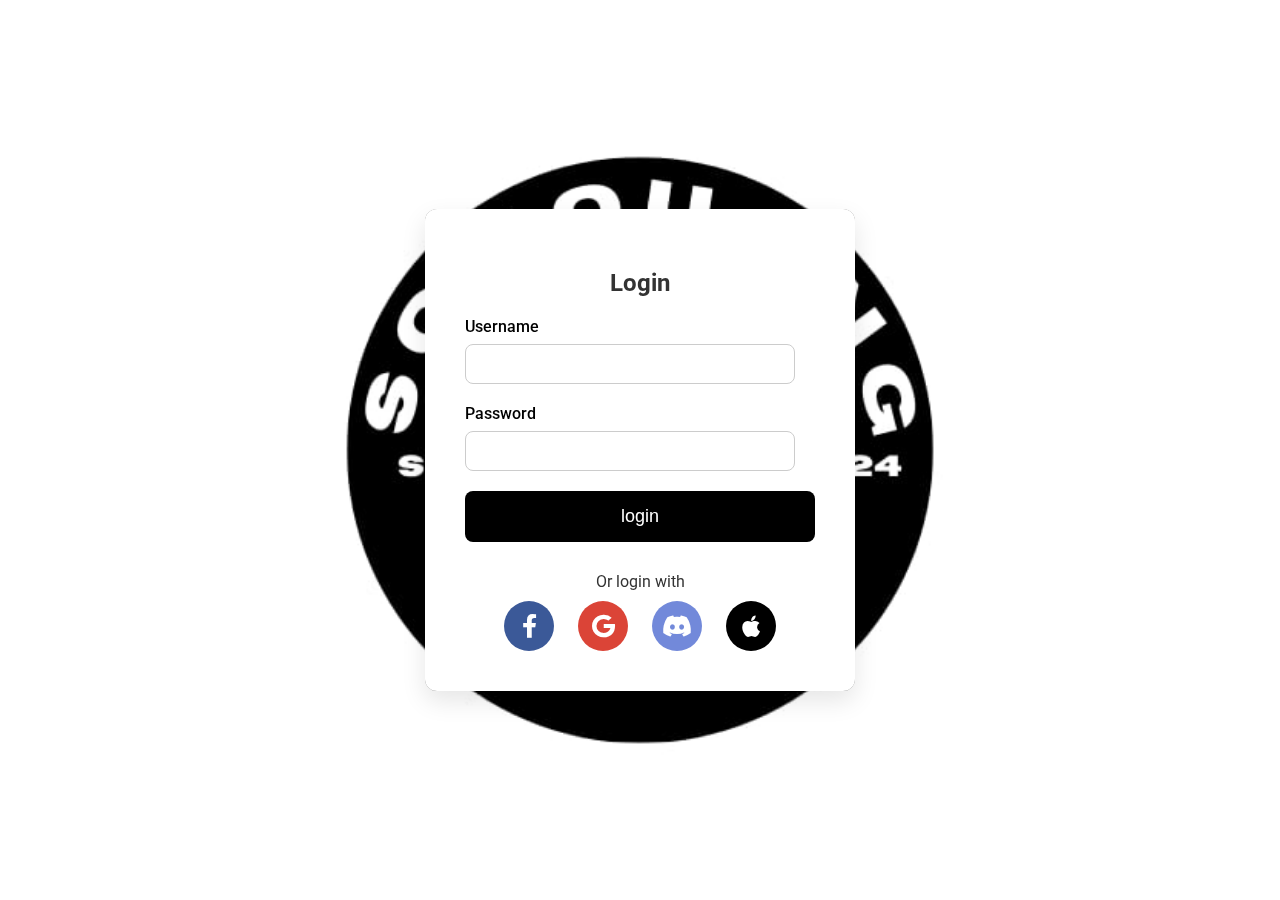
<file: btl/login.html>
<!DOCTYPE html>
<html lang="en">
<head>
    <meta charset="UTF-8">
    <meta name="viewport" content="width=device-width, initial-scale=1.0">
    <title>Login Page</title>
    <link href="https://fonts.googleapis.com/css2?family=Roboto:wght@400;500&display=swap" rel="stylesheet">
    <link rel="stylesheet" href="https://cdnjs.cloudflare.com/ajax/libs/font-awesome/6.0.0-beta3/css/all.min.css">
    <link rel="stylesheet" href="login.css">
</head>
<body>
    <div class="login-container">
        <h2>Login</h2>
        <form action="/login" method="post">
            <div class="form-group">
                <label for="username">Username</label>
                <input type="text" id="username" name="username" required>
            </div>
            <div class="form-group">
                <label for="password">Password</label>
                <input type="password" id="password" name="password" required>
            </div>
            <a href="homepage.html" target="_blank"><button type="button">login</button></a>
        </form>
        <div class="social-login">
            <p>Or login with</p>
            <button class="social-button facebook-login">
                <i class="fab fa-facebook-f"></i>
            </button>
            <button class="social-button google-login">
                <i class="fab fa-google"></i>
            </button>
            <button class="social-button discord-login">
                <i class="fab fa-discord"></i>
            </button>
            <button class="social-button apple-login">
                <i class="fab fa-apple"></i>
            </button>
        </div>
    </div>
</body>
</html>
</file>
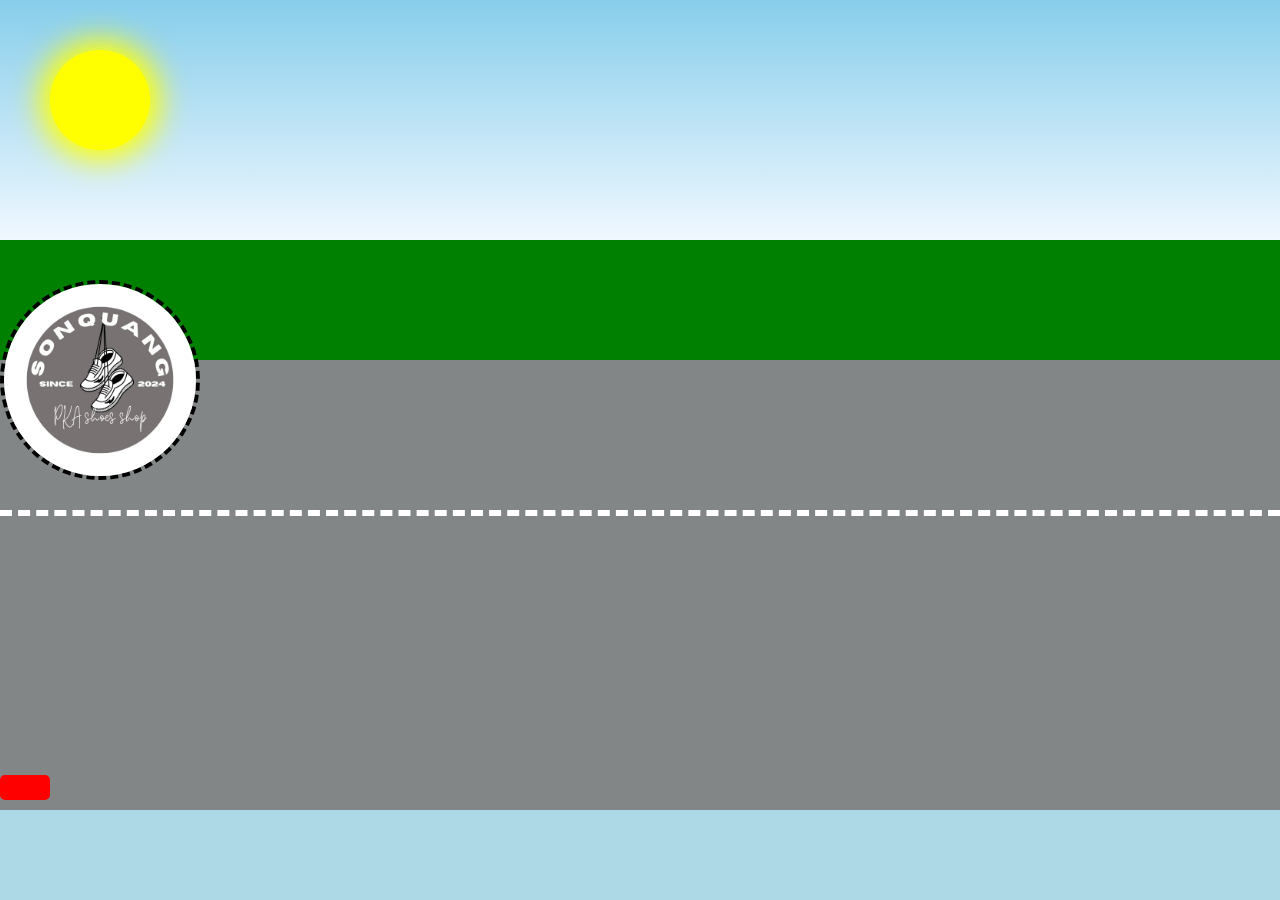
<file: btl/outside.html>
<!DOCTYPE html>
<html lang="en">
<head>
    <meta charset="UTF-8">
    <meta name="viewport" content="width=device-width, initial-scale=1.0">
    <title>Document</title>
    <style>* {
    margin: 0;
    padding: 0;
    box-sizing: border-box;
}

body {
    width: 100%;
    background-color: lightblue;
}

.sky {
    width: 100%;
    height: 240px;
    background: linear-gradient(to bottom, #87ceeb, #f0f8ff);
    position: relative;
    overflow: hidden;
}

.sun {
    width: 100px;
    height: 100px;
    background-color: yellow;
    border-radius: 50%;
    position: absolute;
    top: 50px;
    left: 50px;
    box-shadow: 0 0 30px 10px yellow;
}

.cloud {
    width: 200px;
    height: 100px;
    background-color: white;
    border-radius: 50%;
    position: absolute;
    top: 100px;
    left: -200px;
    animation: moveClouds 20s linear infinite;
}



@keyframes moveClouds {
    0% {
        left: -200px;
    }
    100% {
        left: 100%;
    }
}

.co {
    width: 100%;
    height: 120px;
    background-color: green;

    position: relative;
}

.grass {
    width: 20px;
    height: 60px;
    background-color: green;
    position: absolute;
    bottom: 0;
    left: 50%;

}


.duong {
    background-color: rgba(128, 128, 128, 0.937);
    width: 100%;
    height: 50vh;
    position: relative;
}

.keduong {
    width: 100%;
    padding-top: 150px;
    border-bottom: 6px dashed white;
}

img {
    width: 200px;
    height: 200px;
    border-radius: 50%;
    border: 4px dashed black;
    position: absolute;
    top: -80px;
    left: 0px;
    animation: roll 5s 1, run 5s ;
    animation-fill-mode: forwards;
}

@keyframes roll {
    0% {
        transform: rotate(0deg);
    }
    100% {
        transform: rotate(360deg);
    }
}

@keyframes run {
    0% {
        left: -300px;
    }
    99%{
        left: 89.01%;
    }
    100%{
        left: 88%;
    }
}

.car {
    width: 50px;
    height: 25px;
    background-color: red;
    position: absolute;
    bottom: 10px;
    left: 0;
    border-radius: 5px;
    animation: drive 5s linear infinite;
}

@keyframes drive {
    0% {
        left: -60px;
    }
    100% {
        left: 100%;
    }
}
</style>
</head>
<body>
    <div class="sky">
        <div class="sun"></div>
        <div class="cloud"></div> 
    </div>
    <div class="co">
        <div class="grass"></div>
    </div>
    <div class="leduong"></div>
    <div class="duong">
        <div class="keduong"></div>
        <div class="logo">
            <a href="homepage.html"><img src="../btl/logo3.png" alt="" class="logo"></a>
        </div>
        <div class="car"></div>
    </div>
</body>
</html>
</file>
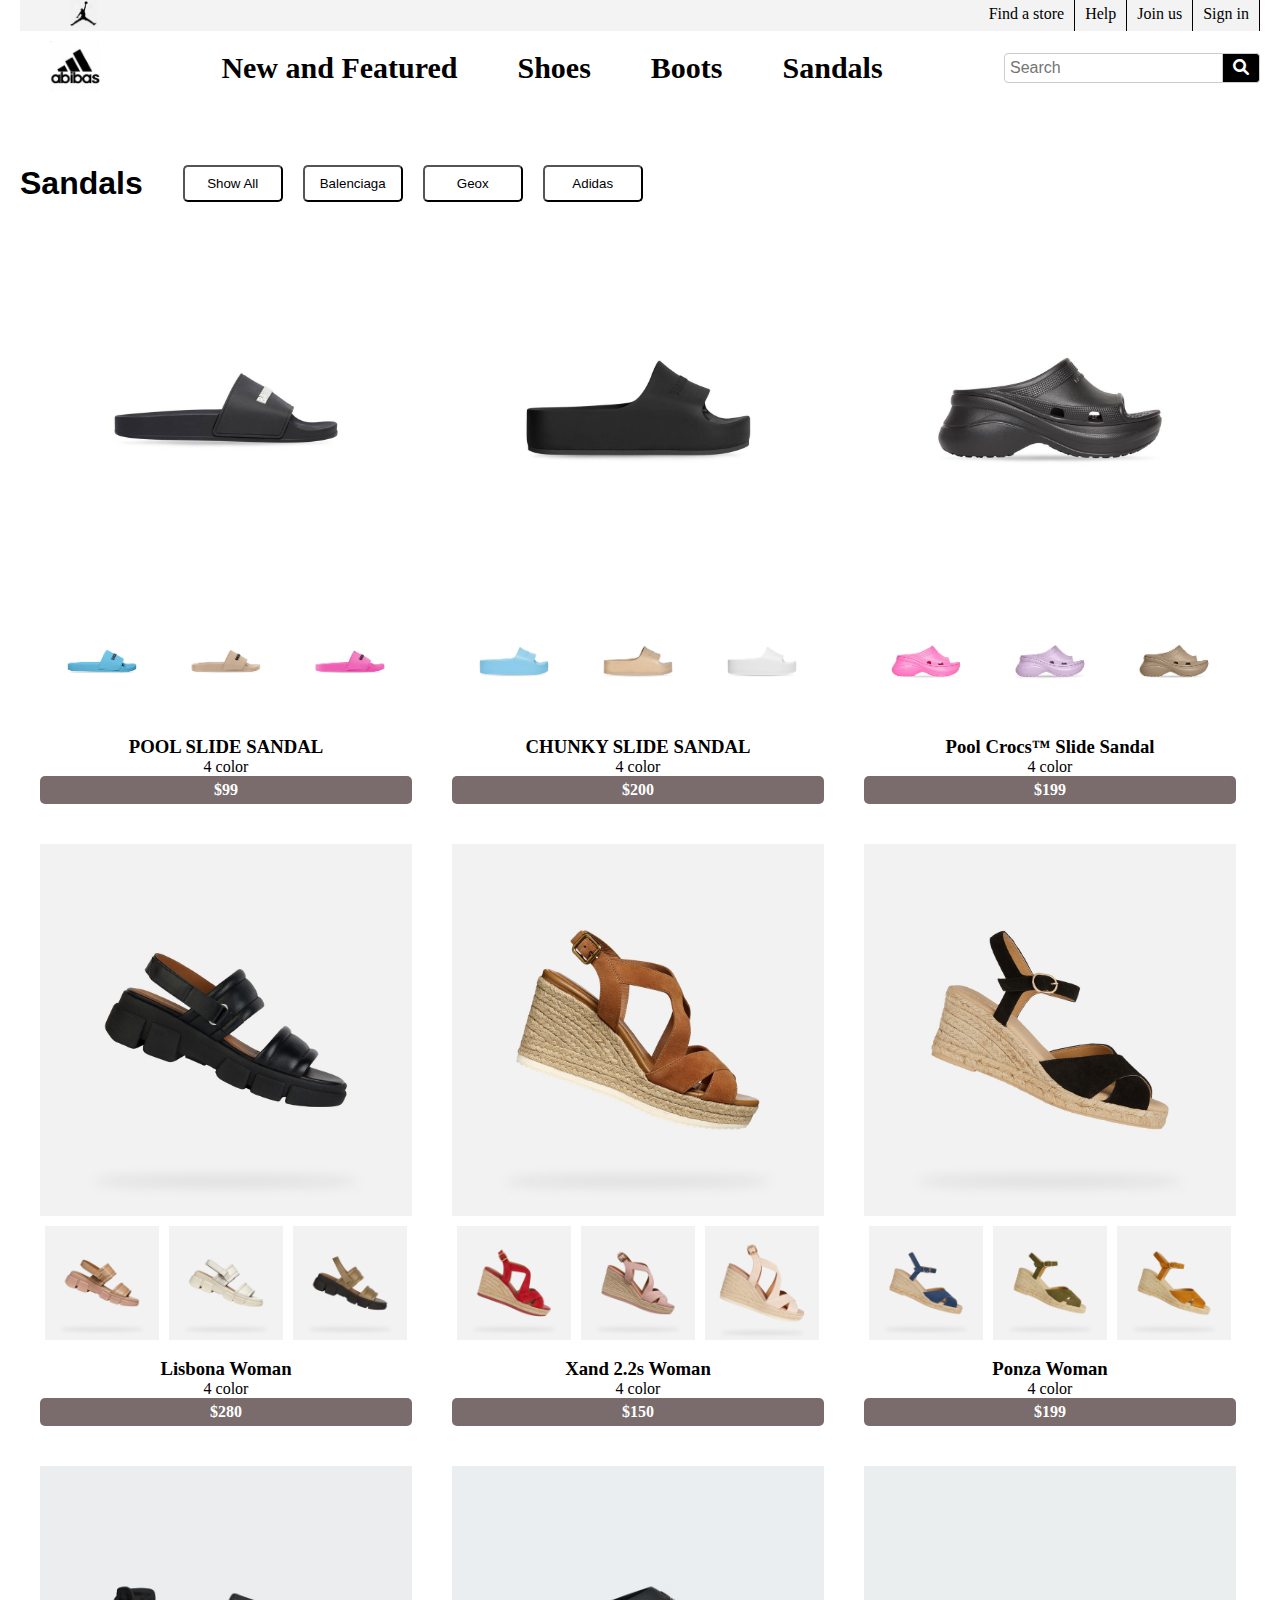
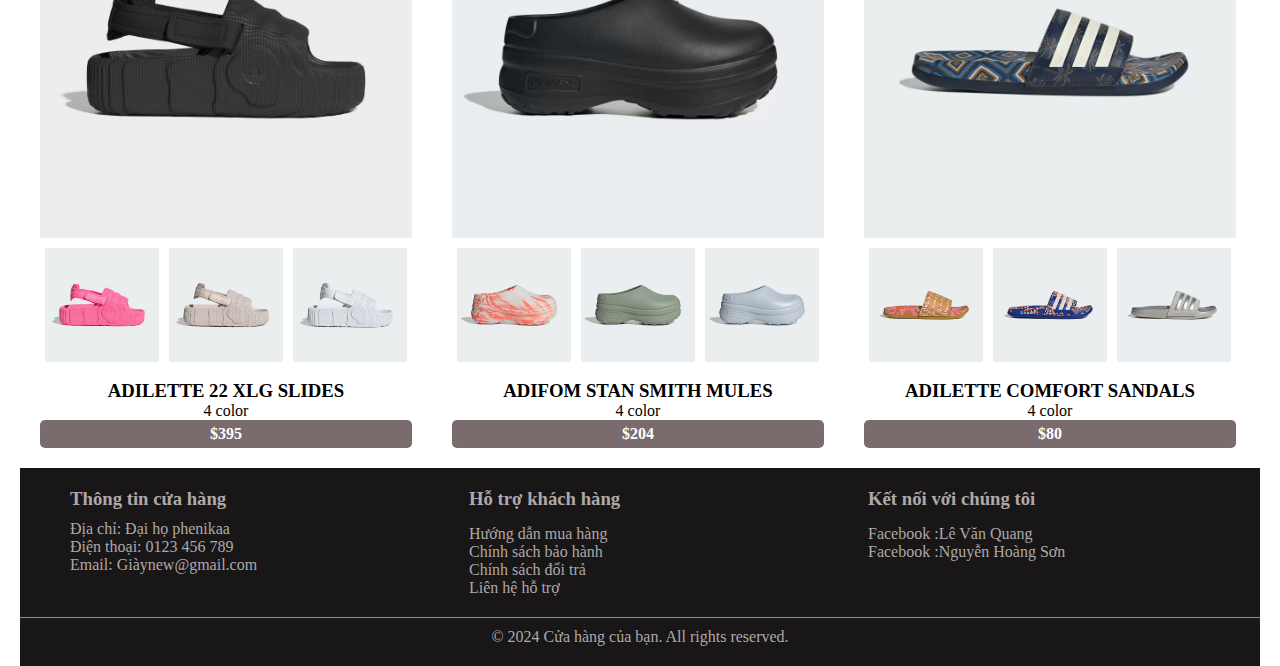
<file: btl/Sandals.html>
<!DOCTYPE html>
    <html lang="en">
    <head>
        <meta charset="UTF-8">
        <meta name="viewport" content="width=device-width, initial-scale=1.0">
        <title>Sandal</title>
        <link rel="stylesheet" href="https://cdnjs.cloudflare.com/ajax/libs/font-awesome/6.0.0-beta3/css/all.min.css">
        <style>* {
    margin: 0;
    padding: 0;
    box-sizing: border-box;
}
a {
    text-decoration: none;
}
.box {
    width: 100vw;
    justify-content: space-between;
    padding-left: 20px;
    padding-right: 20px;
}
.tieude {
    width: 100%;
}
.tieude1 {
    padding-left: 50px;
    background-color: rgba(128, 128, 128, 0.099);
    width: 100%;
    display: flex;
    justify-content: space-between;
}
.logo1 {
    width: 3%;
}
.tieude1 > ul > li {
    list-style: none;
    padding-top: 5px;
    padding-bottom: 5px;
    padding-left: 10px;
    padding-right: 10px;
    border-right: 1px solid;
}
.tieude1 > ul {
    display: flex;
}
.tieude1 > ul > li > a {
    color: black;
}
.tieude1 > ul > li > a:hover {
    color: rgba(0, 0, 0, 0.374);
}
.logo2 {
    width: 50px;
}
.tieude2 {
    width: 100%;
    padding-top: 10px;
    padding-left: 30px;
    padding-bottom: 20px;
    display: flex;
    justify-content: space-between;
    align-items: center; 
}
.tieudemid > ul {
    display: flex;
    list-style: none;
}
.tieudemid > ul > li > a > h3 {
    padding-top: 10px;
    padding-left: 30px;
    padding-right: 30px;
    color: black;
    padding-bottom: 10px;
    font-size: 30px;
}
.tieudemid > ul > li > a > h3:hover {
    color: rgba(0, 0, 0, 0.374);
    border-bottom: 3px solid black;
}
.tieuderight > form {
    display: flex;
    align-items: center;
}
.search-input {
    padding: 5px;
    font-size: 16px;
    border: 1px solid #ccc;
    border-radius: 4px 0 0 4px;
    outline: none;
}
.search-btn {
    padding: 5px 10px;
    font-size: 16px;
    border: 1px solid #ccc;
    border-left: none;
    border-radius: 0 4px 4px 0;
    background-color: #000;
    color: white;
}
.search-btn:hover {
    background-color: rgba(0, 0, 0, 0.537);
}
.tieude-content {
    margin-top: 50px;
    width: 11%;
    display: flex;
}
#button {
    display: flex;
    margin-left: 20px;
}
#button > .btn {
    margin-left: 20px;
    width: 100px;
    border-radius: 5px;
    background-color: white;
    color: black;
}
#button > .btn:hover {
    background-color: black;
    color: white;
    cursor: pointer;
}
.tieude-content > a {
    color: #000;
}
.tieude-content > a > h1:hover {
    color: rgba(0, 0, 0, 0.377);
    border-bottom: 3px solid black;
}
.menu {
    width: 100%;
}
.sanpham {
    width: 100%;
}
.hang1 {
    width: 100%;
    display: flex;
    flex-wrap: wrap; 
}
.hang11 {
    width: 30%;
    margin: 20px;
    height: 30%;
    display: none;
    position: relative;
    text-align: center
}
.sandal {
    width: 100%;
    height: 100%;

}
.sandal {
    max-width: 100%;
    display: block;
    transition: transform 0.3s ease;
}

.sandal:hover {
    transform: scale(1.1);
}

.show {
    display: block;
}
.spkhac {
    display: flex;
    justify-content: space-around;
    align-items: center; 
    margin-top: 10px; 
}
.sp {
    flex: 1;
    padding: 0 5px;
}

.sp img {
    max-width: 100%; 
    display: block; 
}
.giapsp {
    position: absolute; 
    bottom: 10px;
    width: 100%;
}

.gia{
    display: block;
    background-color: rgba(66, 45, 45, 0.7); 
    color: white; 
    padding: 5px 10px; 
    border-radius: 5px; 
    font-weight: bolder; 
    font-size: 16px;
}
.highlight {
    background-color: yellow;
}
.footer {
    background-color: rgb(24, 22, 22);
    color: rgb(175, 168, 168);
    padding: 20px 0;
}

.container {
    display: flex;
    justify-content: space-between;
    align-items: flex-start;
    padding: 0 50px;
}

.footer-section {
    width: 30%;
}

.footer-section h3 {
    margin-bottom: 10px;
}

.footer-section p,
.footer-section ul,
.footer-section li {
    margin: 0;
    padding: 0;
    list-style: none;
}

.footer-section ul {
    padding-top: 5px;
}

.footer-section a {
    color: rgb(175, 168, 168);
    text-decoration: none;
}

.footer-section a:hover {
    text-decoration: underline;
}

.social-links {
    gap: 10px;
}

.social-links li {
    display: inline-block;
}
.footer-bottom {
    text-align: center;
    margin-top: 20px;
    border-top: 1px solid #998c8c;
    padding-top: 10px;
}


</style>
    </head>
    <body>
        <div class="box">
            <div class="tieude">
                <div class="tieude1">
                    <a href=""><img src="../btl/logo1.png" alt="" class="logo1"></a>
                    <ul>
                        <li><a href="findastore.html">Find a store</a></li>
                        <li><a href="help.html">Help</a></li>
                        <li><a href="Joinus.html">Join us</a></li>
                        <li><a href="login.html">Sign in</a></li>
                    </ul>
                </div>
                <div class="tieude2">
                    <a href=""><img src="../btl/logo2.png" alt="" class="logo2"></a>
                    <div class="tieudemid">
                        <ul>
                            <li><a href="homepage.html"><h3>New and Featured</h3></a></li>
                            <li><a href="shoes.html"><h3>Shoes</h3></a></li>
                            <li><a href="Boots.html"><h3>Boots</h3></a></li>
                            <li><a href="Sandals.html"><h3>Sandals</h3></a></li>
                        </ul>
                    </div>
                    <div class="tieuderight">
                        <form onsubmit="return searchProducts()">
                            <input type="text" placeholder="Search" class="search-input" id="search-input">
                            <button type="submit" class="search-btn"><i class="fas fa-search"></i></button>
                        </form>
                    </div>
    
                </div>
            </div>
            <div class="content">
                <div class="tieude-content">
                    <a href="shoes.html"><h1 style="font-family: Arial, Helvetica, sans-serif;">Sandals</h1></a>
                    <div id="button">
                        <button class="btn" onclick="filter('all')">Show All</button>
                        <button class="btn" onclick="filter('Balenciaga')">Balenciaga</button>
                        <button class="btn" onclick="filter('Geox')">Geox</button>
                        <button class="btn" onclick="filter('Adidas')">Adidas</button>
                    </div>
                </div>
                <div class="menu">
                    <div class="sanpham">
                        <div class="hang1">
                            <div class="hang11 Balenciaga">
                                <img src="../btl/sanda1.png" alt="" class="sandal big-image" id="bigImage1" data-default-src="../btl/sanda1.png">
                                <div class="spkhac">
                                    <div class="sp"><a href="#" onmouseover="showImage('bigImage1', '../btl/sandal1-1.png')" onmouseout="resetImage('bigImage1')"><img src="../btl/sandal1-1.png" alt=""></a></div>
                                    <div class="sp"><a href="#" onmouseover="showImage('bigImage1', '../btl/sandal1-2.png')" onmouseout="resetImage('bigImage1')"><img src="../btl/sandal1-2.png" alt=""></a></div>
                                    <div class="sp"><a href="#" onmouseover="showImage('bigImage1', '../btl/sandal1-3.png')" onmouseout="resetImage('bigImage1')"><img src="../btl/sandal1-3.png" alt=""></a></div>
                                </div>
                                <br>
                                <h3>POOL SLIDE SANDAL</h3> <p>4 color
                                </p>
                                <div class="giasp">
                                <span class="gia">$99</span>
                                </div>
                            </div>
                            <div class="hang11 Balenciaga">
                                <img src="../btl/sandal2.png" alt="" class="sandal big-image" id="bigImage2" data-default-src="../btl/sandal2.png">
                                <div class="spkhac">
                                    <div class="sp"><a href="#" onmouseover="showImage('bigImage2', '../btl/sandal2-1.png')" onmouseout="resetImage('bigImage2', '../btl/sandal2.png')"><img src="../btl/sandal2-1.png" alt=""></a></div>
                                    <div class="sp"><a href="#" onmouseover="showImage('bigImage2', '../btl/sandal2-2.png')" onmouseout="resetImage('bigImage2', '../btl/sandal2.png')"><img src="../btl/sandal2-2.png" alt=""></a></div>
                                    <div class="sp"><a href="#" onmouseover="showImage('bigImage2', '../btl/sandal2-3.png')" onmouseout="resetImage('bigImage2', '../btl/sandal2.png')"><img src="../btl/sandal2-3.png" alt=""></a></div>
                                </div>
                                <br>
                                <h3>CHUNKY SLIDE SANDAL</h3>
                                <p>4 color</p>
                                <div class="giasp">
                                <span class="gia">$200</span>
                                </div>
                            </div>
                            <div class="hang11 Balenciaga">
                                <img src="../btl/sandal3.png" alt="" class="sandal big-image" id="bigImage3" data-default-src="../btl/sandal3.png">
                                <div class="spkhac">
                                    <div class="sp"><a href="#" onmouseover="showImage('bigImage3', '../btl/sandal3-1.png')" onmouseout="resetImage('bigImage3', '../btl/sandal3.png')"><img src="../btl/sandal3-1.png" alt=""></a></div>
                                    <div class="sp"><a href="#" onmouseover="showImage('bigImage3', '../btl/sandal3-2.png')" onmouseout="resetImage('bigImage3', '../btl/sandal3.png')"><img src="../btl/sandal3-2.png" alt=""></a></div>
                                    <div class="sp"><a href="#" onmouseover="showImage('bigImage3', '../btl/sandal3-3.png')" onmouseout="resetImage('bigImage3', '../btl/sandal3.png')"><img src="../btl/sandal3-3.png" alt=""></a></div>
                                </div>
                                <br>
                                <h3>Pool Crocs™ Slide Sandal </h3>
                                <p>4 color</p>
                                <div class="giasp">
                                <span class="gia">$199</span>
                                </div>
                            </div>
                            <div class="hang11 Geox">
                                <img src="../btl/sandal4.png" alt="" class="sandal big-image" id="bigImage4" data-default-src="../btl/sandal4.png">
                                <div class="spkhac">
                                    <div class="sp"><a href="#" onmouseover="showImage('bigImage4', '../btl/sandal4-1.png')" onmouseout="resetImage('bigImage4', '../btl/sandal4.png')"><img src="../btl/sandal4-1.png" alt=""></a></div>
                                    <div class="sp"><a href="#" onmouseover="showImage('bigImage4', '../btl/sandal4-2.png')" onmouseout="resetImage('bigImage4', '../btl/sandal4.png')"><img src="../btl/sandal4-2.png" alt=""></a></div>
                                    <div class="sp"><a href="#" onmouseover="showImage('bigImage4', '../btl/sandal4-3.png')" onmouseout="resetImage('bigImage4', '../btl/sandal4.png')"><img src="../btl/sandal4-3.png" alt=""></a></div>
                                </div>
                                <br>
                                <h3>Lisbona Woman</h3>
                                <p>4 color</p>
                                <div class="giasp">
                                <span class="gia">$280</span>
                                </div>
                            </div>
                            <div class="hang11 Geox">
                                <img src="../btl/sandal5.png" alt="" class="sandal big-image" id="bigImage5" data-default-src="../btl/sandal5.png">
                                <div class="spkhac">
                                    <div class="sp"><a href="#" onmouseover="showImage('bigImage5', '../btl/sandal5-1.png')" onmouseout="resetImage('bigImage5', '../btl/sandal5.png')"><img src="../btl/sandal5-1.png" alt=""></a></div>
                                    <div class="sp"><a href="#" onmouseover="showImage('bigImage5', '../btl/sandal5-2.png')" onmouseout="resetImage('bigImage5', '../btl/sandal5.png')"><img src="../btl/sandal5-2.png" alt=""></a></div>
                                    <div class="sp"><a href="#" onmouseover="showImage('bigImage5', '../btl/sandal5-3.png')" onmouseout="resetImage('bigImage5', '../btl/sandal5.png')"><img src="../btl/sandal5-3.png" alt=""></a></div>
                                </div>
                                <br>
                                <h3>Xand 2.2s Woman</h3>
                                <p>4 color</p>
                                <div class="giasp">
                                <span class="gia">$150</span>
                                </div>
                            </div>
                            <div class="hang11 Geox">
                                <img src="../btl/sandal6.png" alt="" class="sandal big-image" id="bigImage6" data-default-src="../btl/sandal6.png">
                                <div class="spkhac">
                                    <div class="sp"><a href="#" onmouseover="showImage('bigImage6', '../btl/sandal6-1.png')" onmouseout="resetImage('bigImage6', '../btl/sandal6.png')"><img src="../btl/sandal6-1.png" alt=""></a></div>
                                    <div class="sp"><a href="#" onmouseover="showImage('bigImage6', '../btl/sandal6-2.png')" onmouseout="resetImage('bigImage6', '../btl/sandal6.png')"><img src="../btl/sandal6-2.png" alt=""></a></div>
                                    <div class="sp"><a href="#" onmouseover="showImage('bigImage6', '../btl/sandal6-3.png')" onmouseout="resetImage('bigImage6', '../btl/sandal6.png')"><img src="../btl/sandal6-3.png" alt=""></a></div>
                                </div>
                                <br>
                                <h3>Ponza Woman</h3>
                                <p>4 color</p>
                                <div class="giasp">
                                <span class="gia">$199</span>
                                </div>
                            </div>
                            
                            <div class="hang11 Adidas">
                                <img src="../btl/sandal7.png" alt="" class="sandal big-image" id="bigImage7" data-default-src="../btl/sandal7.png">
                                <div class="spkhac">
                                    <div class="sp"><a href="#" onmouseover="showImage('bigImage7', '../btl/sandal7-1.png')" onmouseout="resetImage('bigImage7', '../btl/sandal7.png')"><img src="../btl/sandal7-1.png" alt=""></a></div>
                                    <div class="sp"><a href="#" onmouseover="showImage('bigImage7', '../btl/sandal7-2.png')" onmouseout="resetImage('bigImage7', '../btl/sandal7.png')"><img src="../btl/sandal7-2.png" alt=""></a></div>
                                    <div class="sp"><a href="#" onmouseover="showImage('bigImage7', '../btl/sandal7-3.png')" onmouseout="resetImage('bigImage7', '../btl/sandal7.png')"><img src="../btl/sandal7-3.png" alt=""></a></div>
                                </div>
                                <br>
                                <h3>ADILETTE 22 XLG SLIDES</h3>
                                <p>4 color</p>
                                <div class="giasp">
                                <span class="gia">$395</span>
                                </div>
                            </div>
                            <div class="hang11 Adidas">
                                <img src="../btl/sandal8.png" alt="" class="sandal big-image" id="bigImage8" data-default-src="../btl/sandal8.png">
                                <div class="spkhac">
                                    <div class="sp"><a href="#" onmouseover="showImage('bigImage8', '../btl/sandal8-1.png')" onmouseout="resetImage('bigImage8', '../btl/sandal8.png')"><img src="../btl/sandal8-1.png" alt=""></a></div>
                                    <div class="sp"><a href="#" onmouseover="showImage('bigImage8', '../btl/sandal8-2.png')" onmouseout="resetImage('bigImage8', '../btl/sandal8.png')"><img src="../btl/sandal8-2.png" alt=""></a></div>
                                    <div class="sp"><a href="#" onmouseover="showImage('bigImage8', '../btl/sandal8-3.png')" onmouseout="resetImage('bigImage8', '../btl/sandal8.png')"><img src="../btl/sandal8-3.png" alt=""></a></div>
                                </div>
                                <br>
                                <h3>ADIFOM STAN SMITH MULES</h3>
                                <p>4 color</p>
                                <div class="giasp">
                                <span class="gia">$204</span>
                                </div>
                            </div>
                            
                       
                            
                            <div class="hang11 Adidas">
                                <img src="../btl/sandal9.png" alt="" class="sandal big-image" id="bigImage9" data-default-src="../btl/sandal9.png">
                                <div class="spkhac">
                                    <div class="sp"><a href="#" onmouseover="showImage('bigImage9', '../btl/sandal9-1.png')" onmouseout="resetImage('bigImage9', '../btl/sandal9.png')"><img src="../btl/sandal9-1.png" alt=""></a></div>
                                    <div class="sp"><a href="#" onmouseover="showImage('bigImage9', '../btl/sandal9-2.png')" onmouseout="resetImage('bigImage9', '../btl/sandal9.png')"><img src="../btl/sandal9-2.png" alt=""></a></div>
                                    <div class="sp"><a href="#" onmouseover="showImage('bigImage9', '../btl/sandal9-3.png')" onmouseout="resetImage('bigImage9', '../btl/sandal9.png')"><img src="../btl/sandal9-3.png" alt=""></a></div>
                                </div>
                                <br>
                                <h3>ADILETTE COMFORT SANDALS</h3>
                                <p>4 color</p>
                                <div class="giasp">
                                <span class="gia">$80</span>
                                </div>
                            </div>
                            
                        </div>
                    </div>
                </div>
            </div>
            <div class="footer">
                <div class="container">
                    <div class="footer-section">
                        <h3>Thông tin cửa hàng</h3>
                        <p>Địa chỉ: Đại họ phenikaa</p>
                        <p>Điện thoại: 0123 456 789</p>
                        <p>Email: Giàynew@gmail.com</p>
                    </div>
                    <div class="footer-section">
                        <h3>Hỗ trợ khách hàng</h3>
                        <ul>
                            <li><a href="#">Hướng dẫn mua hàng</a></li>
                            <li><a href="#">Chính sách bảo hành</a></li>
                            <li><a href="#">Chính sách đổi trả</a></li>
                            <li><a href="#">Liên hệ hỗ trợ</a></li>
                        </ul>
                    </div>
                    <div class="footer-section">
                        <h3>Kết nối với chúng tôi</h3>
                        <ul class="social-links">
                            <a href="#">Facebook :Lê Văn Quang</a>
                            <br>
                            <a href="#">Facebook :Nguyễn Hoàng Sơn</a>
            
                        </ul>
                    </div>
                </div>
                <div class="footer-bottom">
                    <p>&copy; 2024 Cửa hàng của bạn. All rights reserved.</p>
                </div>
            </footer>
        </div>

        <script src="sandals.js"></script>
    </body>
    </html>
</file>
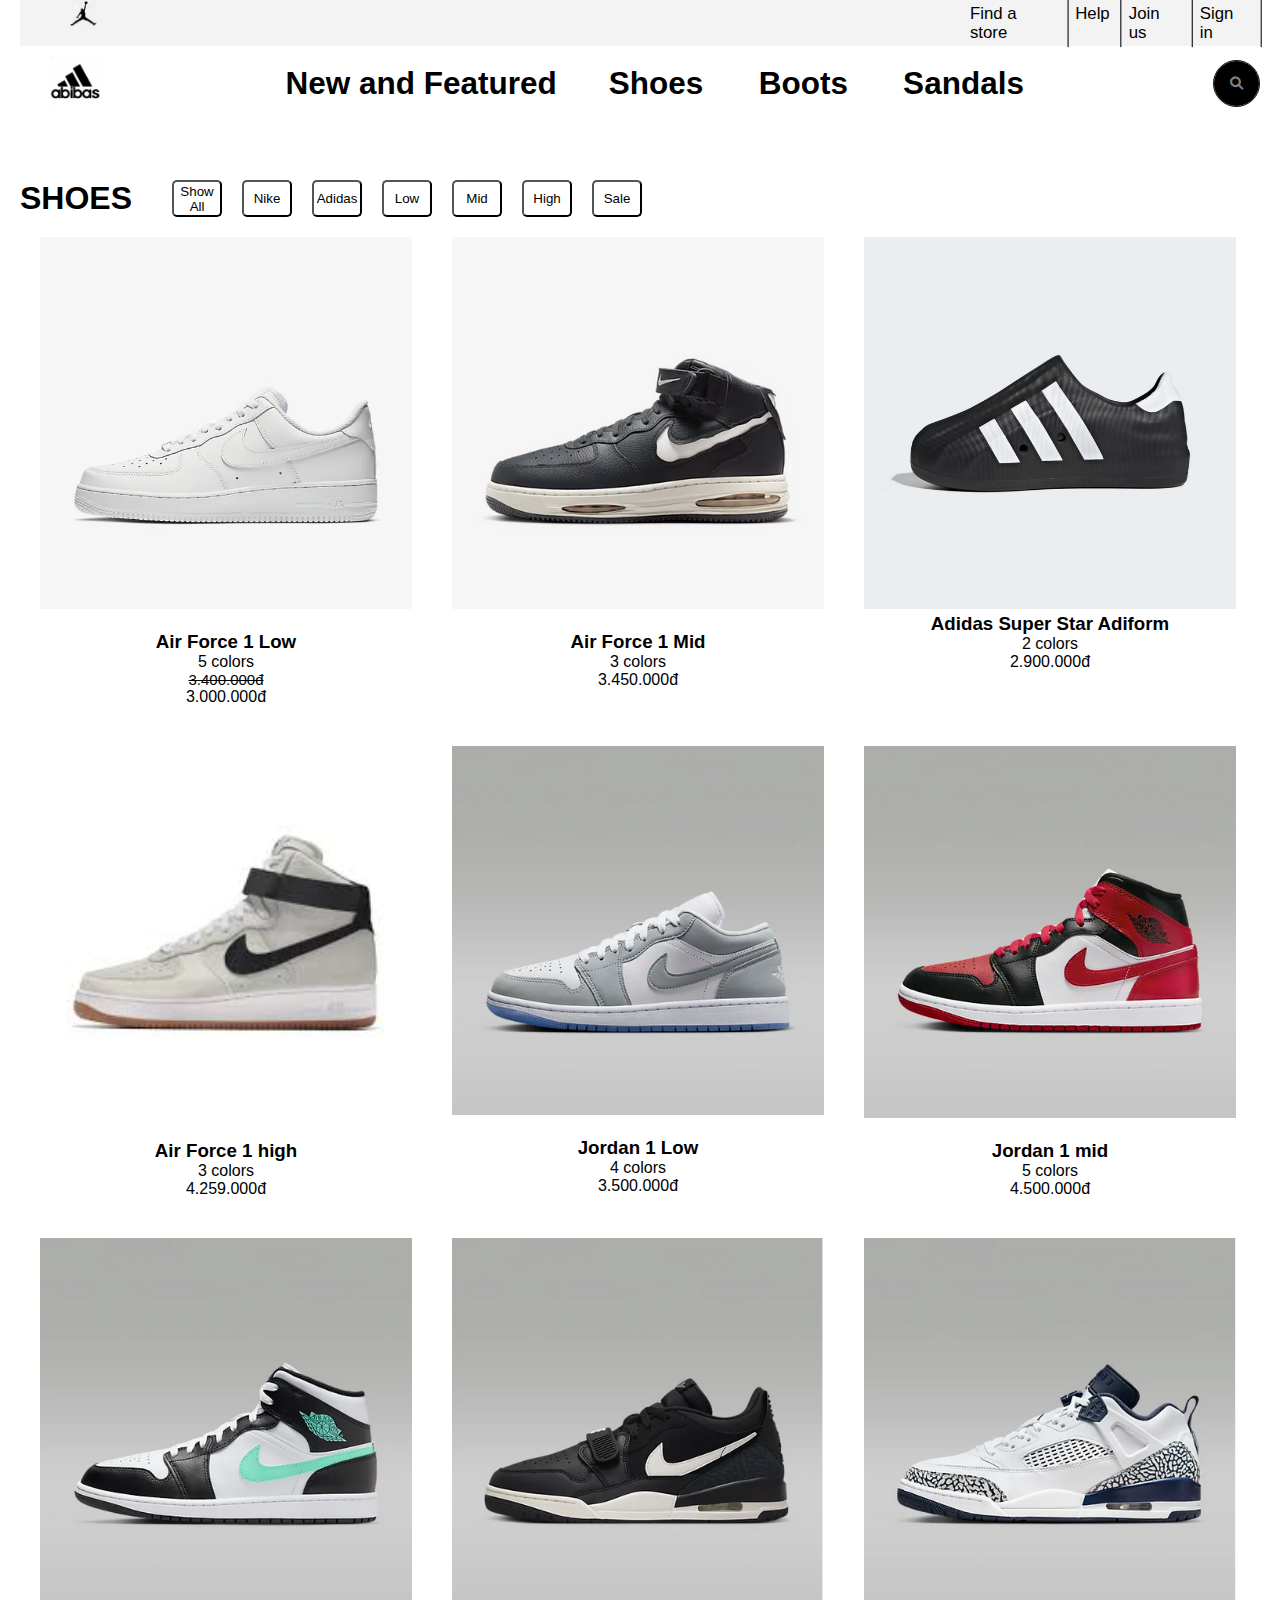
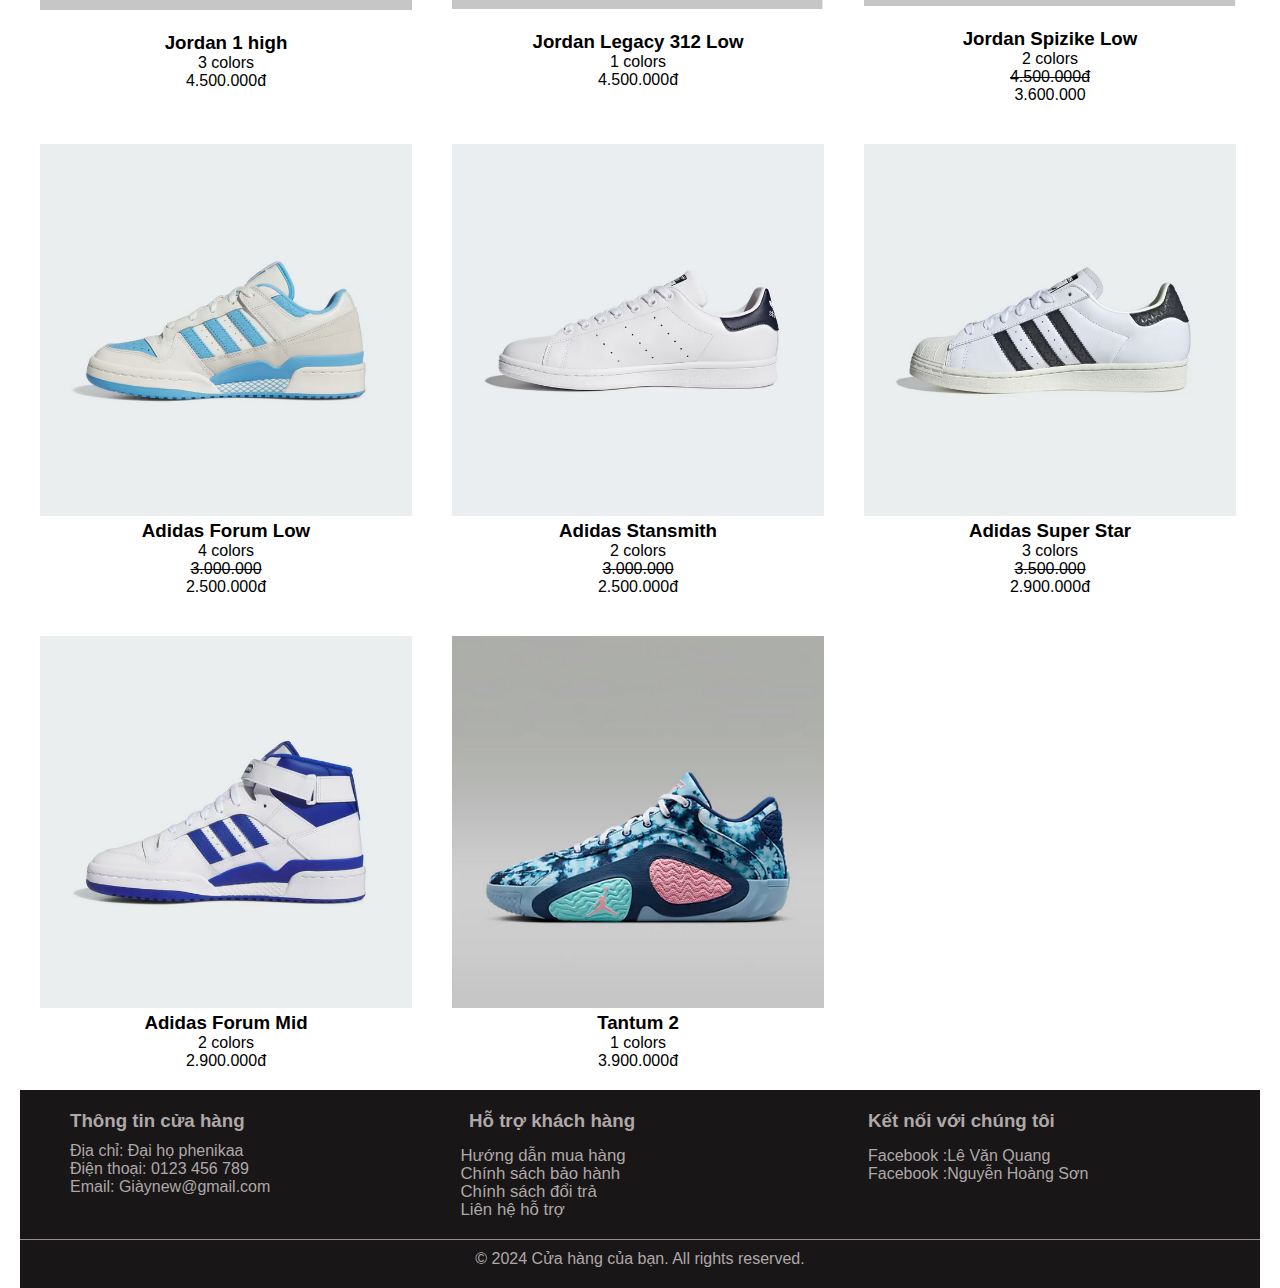
<file: btl/shoes.html>
<!DOCTYPE html>
<html lang="en">
<head>
    <meta charset="UTF-8">
    <meta name="viewport" content="width=device-width, initial-scale=1.0">
    <title>Shoes</title>
    <link rel="stylesheet" href="https://cdnjs.cloudflare.com/ajax/libs/font-awesome/6.0.0-beta3/css/all.min.css">
    <style>* {
    margin: 0;
    padding: 0;
    box-sizing: border-box;
}
body{
    font-family: Arial, Helvetica, sans-serif;
}
a {
    text-decoration: none;
}
.box {
    width: 100vw;
    justify-content: space-between;
    padding-left: 20px;
    padding-right: 20px;
}
.tieude {
    width: 100%;
}
.tieude1 {
    padding-left: 50px;
    background-color: rgba(128, 128, 128, 0.099);
    width: 100%;
    display: flex;
    justify-content: space-between;
}
.logo1 {
    width: 3%;
}
.tieude1 > ul > li {
    list-style: none;
    padding-top: 5px;
    padding-bottom: 5px;
    padding-left: 10px;
    padding-right: 10px;
    border-right: 1px solid;
}
.tieude1 > ul {
    display: flex;
}
.tieude1 > ul > li > a {
    color: black;
}
.tieude1 > ul > li > a:hover {
    color: rgba(0, 0, 0, 0.374);
}
.logo2 {
    width: 50px;
}
.tieude2 {
    width: 100%;
    padding-top: 10px;
    padding-left: 30px;
    padding-bottom: 20px;
    display: flex;
    justify-content: space-between;
    align-items: center; 
}
.tieudemid > ul {
    display: flex;
    list-style: none;
}
.tieudemid > ul > li > a > h3 {
    padding-top: 10px;
    padding-left: 30px;
    padding-right: 30px;
    color: black;
    padding-bottom: 10px;
    font-size: 30px;
}
.tieudemid > ul > li > a > h3:hover {
    color: rgba(0, 0, 0, 0.374);
    border-bottom: 3px solid black;
}
.tieuderight > form {
    display: flex;
    align-items: center;
}
.searchbox{
 
    border-radius:30px ;
    border: 1px solid black;
    color: black;
    
}
.searchbox > .search-input{
    border: none;
    outline: none;
    font-size: 18px;
    width: 0;
    color: black;
}
.searchbox > .search-btn{
    background-color: black;
    outline: none;
    border: none;
    color: gray;
    padding: 15px 16px;
    cursor: pointer;
    border-radius: 50%;
}

.searchbox:hover > .search-input{
    width: 100%;
    color: black;
    margin: 10px;

}
.searchbox:hover > .search-btn{
    background-color: white;
}
.tieude-content {
    margin-top: 50px;
    width: 11%;
    display: flex;
}
#button {
    display: flex;
    margin-left: 20px;
}
#button > .btn {
    margin-left: 20px;
    width: 50px;
    border-radius: 5px;
    background-color: white;
    color: black;
}
#button > .btn:hover {
    background-color: black;
    color: white;
    cursor: pointer;
}
.tieude-content > a {
    color: #000;
}
.tieude-content > a > h1:hover {
    color: rgba(0, 0, 0, 0.377);
    border-bottom: 3px solid black;
}
.menu {
    width: 100%;
}
.sanpham {
    width: 100%;
}
.hang1 {
    width: 100%;
    display: flex;
    flex-wrap: wrap; 
}
.hang11 {
    width: 30%;
    margin: 20px;
    height: 30%;
    position: relative;
    text-align: center;
    display: none;
}
.dropdown-content {
    width: 100%;
    display: flex;
    display: none;
    z-index: 1;

}
.color{
    width: 30%;
    padding-left: 20px;
}
.hang11:hover .dropdown-content {
    display: flex;
}
.shoes {
    width: 100%;
    height: 100%;
    

}
.shoes:hover
{
    transition: transform 0.3s ease;
    transform: scale(1.05);
}
.show {
    display: block;
}

.hang11 > ul > li > a >img{
    width: 40%;
    border: 1px solid;

}

ul > li
{
    transition: transform 0.3s ease ;
    transform: scale(1.05);
} 
.footer {
    background-color: rgb(24, 22, 22);
    color: rgb(175, 168, 168);
    padding: 20px 0;
}

.container {
    display: flex;
    justify-content: space-between;
    align-items: flex-start;
    padding: 0 50px;
}

.footer-section {
    width: 30%;
}

.footer-section h3 {
    margin-bottom: 10px;
}

.footer-section p,
.footer-section ul,
.footer-section li {
    margin: 0;
    padding: 0;
    list-style: none;
}

.footer-section ul {
    padding-top: 5px;
}

.footer-section a {
    color: rgb(175, 168, 168);
    text-decoration: none;
}

.footer-section a:hover {
    text-decoration: underline;
}

.social-links {
    gap: 10px;
}

.social-links li {
    display: inline-block;
}
.footer-bottom {
    text-align: center;
    margin-top: 20px;
    border-top: 1px solid #998c8c;
    padding-top: 10px;
}
</style>
</head>
<body>
    <div class="box">
        <div class="tieude">
            <div class="tieude1">
                <a href="homepage.html"><img src="../btl/logo1.png" alt="" class="logo1"></a>
                <ul>
                    <li><a href="findastore.html">Find a store</a></li>
                    <li><a href="help.html">Help</a></li>
                    <li><a href="Joinus.html">Join us</a></li>
                    <li><a href="login.html">Sign in</a></li>
                </ul>
            </div>
            <div class="tieude2">
                <a href="homepage.html"><img src="../btl/logo2.png" alt="" class="logo2"></a>
                <div class="tieudemid">
                    <ul>
                        <li><a href="homepage.html"><h3>New and Featured</h3></a></li>
                        <li><a href="shoes.html"><h3>Shoes</h3></a></li>
                        <li><a href="Boots.html"><h3>Boots</h3></a></li>
                        <li><a href="Sandals.html"><h3>Sandals</h3></a></li>
                    </ul>
                </div>
                <div class="tieuderight">
                    <form class="searchbox">
                        <input type="text" placeholder="Search" class="search-input" id="search-input" onkeyup="search()" >
                        <button type="submit" class="search-btn" id="search-btn"><i class="fas fa-search"></i></button>
                    </form>
                </div>
            </div>
        </div>
        <div class="content">
            <div class="tieude-content">
                <a href="shoes.html"><h1 style="font-family: Arial, Helvetica, sans-serif;">SHOES</h1></a>
                <div id="button">
                    <button class="btn" onclick="filter('all')">Show All</button>
                    <button class="btn" onclick="filter('Nike')">Nike</button>
                    <button class="btn" onclick="filter('Adidas')">Adidas</button>
                    <button class="btn" onclick="filter('Low')">Low</button>
                    <button class="btn" onclick="filter('Mid')">Mid</button>
                    <button class="btn" onclick="filter('High')">High</button>
                    <button class="btn" onclick="filter('Sale')">Sale</button>

                </div>
            </div>
            <div class="menu">
                <div class="sanpham">
                    <div class="hang1" id="productlist">
                        <div class="hang11 Nike Low Sale">
                            <a href="#"><img src="../btl/air-force-1-07-shoes-WrLlWX.png" alt="" class="shoes" id="af1low1"></a>

                            <div class="dropdown-content">
                                <div class="color">
                                    <a href=""><img src="../btl/af1-(2).png" alt=""class="shoes"  id="af1low2"></a>                                        
                                </div>
                                <div class="color">
                                    <a href=""><img src="../btl/af1-(5).png" alt=""class="shoes"  id="af1low3"></a>                                        
                                </div>
                                <div class="color">
                                    <a href=""><img src="../btl/af1-(3).png" alt=""class="shoes" id="af1low4"></a>
                                </div>                                   
                                <div class="color">
                                    <a href=""><img src="../btl/af1-(4).png" alt=""class="shoes" id="af1low5"></a>
                                </div>
                            </div>
                            <br> <br>
                            <h3 style="display: none;">nike sale low af1</h3>
                            <a href=""><a><h3> Air Force 1 Low</h3></a>
                            <p>5 colors</p>
                            <p style="font-size: 15px;"><del>3.400.000đ</del></p>
                            <p>3.000.000đ</p>
                        </div>
                        <div class="hang11 Nike Mid">
                            <a href="#"><img src="../btl/af1mid.png" alt="" class="shoes" id="af1mid1"></a>
                            <div class="dropdown-content">
                                <div class="color">
                                    <a href=""><img src="../btl/air-force-1-mid-07-shoe-9S2mB4.png" alt=""class="shoes" id="af1mid2"></a>                                        
                                </div>
                                <div class="color">
                                    <a href=""><img src="../btl/custom-nike-air-force-1-mid-by-you-shoes.png" alt=""class="shoes" id="af1mid3"></a>                                        
                                </div>
                            </div>
                            <h3 style="display: none;">nike mid af1</h3>
                            <br> <br>
                            <a href=""><a><h3>Air Force 1 Mid</h3></a>
                            <p>3 colors</p>
                            <p>3.450.000đ</p>
                        </div>
                        <div class="hang11 Adidas Low ">
                            <a href="#"><img src="../btl/adiform (1).png" alt="" class="shoes" id="adiform1"></a>
                            <div class="dropdown-content">
                                <div class="color">
                                    <a href=""><img src="../btl/adiform (2).png" alt=""class="shoes" id="adiform2"></a>                                        
                                </div>
                            </div>
                            <h3 style="display: none;">adidas low  Super Star Adiform</h3>
                            <a href=""><a><h3>Adidas Super Star Adiform</h3></a>
                            <p>2 colors</p>
                            <p>2.900.000đ</p>
                        </div>
                        <div class="hang11 Nike High">
                            <a href="#"><img src="../btl/af1high2.png" alt="" class="shoes" id="af1high1"></a>
                            <div class="dropdown-content">
                                <div class="color">
                                    <a href=""><img src="../btl/af1high.png" alt=""class="shoes" id="af1high2"></a>                                        
                                </div>
                                <div class="color">
                                    <a href=""><img src="../btl/af1high3.png" alt=""class="shoes" id="af1high3"></a>
                                </div>                                   

                            </div>
                            <h3 style="display: none;">nike high Air Force 1 high</h3>
                            <br> <br>
                            <a href=""><a><h3>Air Force 1 high</h3></a>
                            <p>3 colors</p>
                            <p>4.259.000đ</p>
                        </div>
                        <div class="hang11 Nike Low">
                            <a href="#"><img src="../btl/j1-1.png" alt="" class="shoes" id="j1low1"></a>
                            <div class="dropdown-content">
                                <div class="color">
                                    <a href=""><img src="../btl/j1-5.png" alt=""class="shoes" id="j1low2"></a>                                        
                                </div>
                                <div class="color">
                                    <a href=""><img src="../btl/j1low (2).png" alt=""class="shoes" id="j1low3"></a>
                                </div>                                   
                                <div class="color">
                                    <a href=""><img src="../btl/j1low (3).png" alt=""class="shoes" id="j1low4"></a>
                                </div>  
                            </div>
                            <br> <br>
                            <h3 style="display: none;">nike low Jordan 1 Low</h3>
                            <a href=""><a><h3>Jordan 1 Low</h3></a>
                            <p>4 colors</p>
                            <p>3.500.000đ</p>
                        </div>
                        <div class="hang11 Nike Mid">
                            <a href="#"><img src="../btl/j1mid (2).png" alt="" class="shoes" id="j1mid1"></a>
                            <div class="dropdown-content">
                                <div class="color">
                                    <a href=""><img src="../btl/j1mid.png" alt=""class="shoes" id="j1mid2"></a>                                        
                                </div>
                                <div class="color">
                                    <a href=""><img src="../btl/j1mid (3).png" alt=""class="shoes" id="j1mid3"></a>
                                </div>                                   
                                <div class="color">
                                    <a href=""><img src="../btl/j1mid (4).png" alt=""class="shoes" id="j1mid4"></a>
                                </div> 
                                <div class="color">
                                    <a href=""><img src="../btl/j1mid (5).png" alt=""class="shoes" id="j1mid5"></a>
                                </div> 
                            </div>
                            <h3 style="display: none;">nike mid Jordan 1</h3>
                            <br> <br>
                            <a href=""><a><h3>Jordan 1 mid</h3></a>
                            <p>5 colors</p>
                            <p>4.500.000đ</p>
                        </div>
                        <div class="hang11 High Nike">
                            <a href="#"><img src="../btl/j1high.png" alt="" class="shoes" id="j1high1"></a>
                            <div class="dropdown-content">
                                <div class="color">
                                    <a href=""><img src="../btl/j1high (2).png" alt=""class="shoes" id="j1high2"></a>                                        
                                </div>
                                <div class="color">
                                    <a href=""><img src="../btl/j1mid (3).png" alt=""class="shoes" id="j1high3"></a>
                                </div>                                   
                            </div>
                            <h3 style="display: none;">nike high Jordan 1</h3>
                            <br> <br>
                            <a href=""><a><h3>Jordan 1 high</h3></a>
                            <p>3 colors</p>
                            <p>4.500.000đ</p>
                        </div>
                        <div class="hang11 Nike Low">
                            <a href="#"><img src="../btl/j6.png" alt="" class="shoes"></a>
                            <!-- <div class="dropdown-content">
                                <div class="color">
                                    <a href=""><img src="../btl/af1-(2).png" alt=""class="shoes"></a>                                        
                                </div>
                                <div class="color">
                                    <a href=""><img src="../btl/af1-(2).png" alt=""class="shoes"></a>
                                </div>                                   
                            </div> -->
                            
                            <br> <br>
                            <h3 style="display: none;">nike low Jordan Legacy 312</h3>
                            <a href=""><a><h3>Jordan Legacy 312 Low</h3></a>
                            <p>1 colors</p>
                            <p>4.500.000đ</p>
                        </div>
                        <div class="hang11 Nike Low Sale">
                            <a href="#"><img src="../btl/j7.png" alt="" class="shoes" id="spi1"></a>
                            <div class="dropdown-content">
                                <div class="color">
                                    <a href=""><img src="../btl/j8.png" alt=""class="shoes" id="spi2"></a>                                        
                                </div>
                            </div> 
                            <br> <br>
                            <h3 style="display: none;">nike low sale Jordan Spizike</h3>
                            <a href=""><a><h3>Jordan Spizike Low</h3></a>
                            <p>2 colors</p>
                            <p><del>4.500.000đ</del></p>
                            <p>3.600.000</p>
                        </div>
                        <div class="hang11 Adidas Low Sale">
                            <a href="#"><img src="../btl/forum (1).png" alt="" class="shoes" id="forumlow1"></a>
                            <div class="dropdown-content">
                                <div class="color">
                                    <a href=""><img src="../btl/forum (2).png" alt=""class="shoes" id="forumlow2"></a>                                        
                                </div>
                                <div class="color">
                                    <a href=""><img src="../btl/forum (3).png" alt=""class="shoes"id="forumlow3"></a>
                                </div>                                   
                                <div class="color">
                                    <a href=""><img src="../btl/forum (4).png" alt=""class="shoes" id="forumlow4"></a>
                                </div>                                   

                            </div>
                            <h3 style="display: none;">adidas low sale Adidas Forum</h3>
                            <a href=""><a><h3>Adidas Forum Low</h3></a>
                            <p>4 colors</p>
                            <p><del>3.000.000</del></p>
                            <p>2.500.000đ</p>
                        </div>
                        <div class="hang11 Adidas Low Sale">
                            <a href="#"><img src="../btl/stansmith (1).png" alt="" class="shoes" id="stansmith1"></a>
                            <div class="dropdown-content">
                                <div class="color">
                                    <a href=""><img src="../btl/stansmith (2).png" alt=""class="shoes" id="stansmith2"></a>                                        
                                </div>
                            </div>
                            <h3 style="display: none;">adidas low sale Stansmith</h3>

                            <a href=""><a><h3>Adidas Stansmith</h3></a>
                            <p>2 colors</p>
                            <p><del>3.000.000</del></p>
                            <p>2.500.000đ</p>
                        </div>
                        <div class="hang11 Adidas Low Sale">
                            <a href="#"><img src="../btl/superstar (5).png" alt="" class="shoes" id="superstar1"></a>
                            <div class="dropdown-content">
                                <div class="color">
                                    <a href=""><img src="../btl/superstar (1).png" alt=""class="shoes" id="superstar2"></a>                                        
                                </div>
                                <div class="color">
                                    <a href=""><img src="../btl/superstar (2).png" alt=""class="shoes"id="superstar3"></a>
                                </div>                                   
                            </div>
                            <h3 style="display: none;">adidas low sale Super Star</h3>
                            <a href=""><a><h3>Adidas Super Star</h3></a>
                            <p>3 colors</p>
                            <p><del>3.500.000</del></p>
                            <p>2.900.000đ</p>
                        </div>

                        <div class="hang11 Adidas Mid">
                            <a href="#"><img src="../btl/forummid (1).png" alt="" class="shoes" id="forummid1"></a>
                            <div class="dropdown-content">
                                <div class="color">
                                    <a href=""><img src="../btl/forummid (2).png" alt=""class="shoes" id="forummid2"></a>                                        
                                </div>
                            </div>
                            <h3 style="display: none;">adidas Forum Mid</h3>
                            <a href=""><a><h3>Adidas Forum Mid</h3></a>
                            <p>2 colors</p>
                            <p>2.900.000đ</p>
                        </div>
                        <div class="hang11  Nike Mid">
                            <a href="#"><img src="../btl/tantum2.png" alt="" class="shoes" id="forummid1"></a>
                            <div class="dropdown-content">
                            </div>
                            <h3 style="display: none;">nike tantum 2 mid</h3>
                            <a href=""><a><h3>Tantum 2</h3></a>
                            <p>1 colors</p>
                            <p>3.900.000đ</p>
                        </div>
                        <!-- <div class="hang11 Nike">
                            <a href="#"><img src="../btl/af1-(2).png" alt="" class="shoes"></a>
                            <div class="dropdown-content">
                                <div class="color">
                                    <a href=""><img src="../btl/af1-(2).png" alt=""class="shoes"></a>                                        
                                </div>
                                <div class="color">
                                    <a href=""><img src="../btl/af1-(2).png" alt=""class="shoes"></a>
                                </div>                                   

                            </div>
                        </div>
                        <div class="hang11 Nike">
                            <a href="#"><img src="../btl/af1-(2).png" alt="" class="shoes" id="shoes"></a>
                            <div class="dropdown-content">
                                <div class="color">
                                    <a href=""><img src="../btl/af1-(2).png" alt=""class="shoes"></a>                                        
                                </div>
                                <div class="color">
                                    <a href=""><img src="../btl/af1-(2).png" alt=""class="shoes"></a>
                                </div>                                   

                            </div>
                        </div>
                        <div class="hang11 Nike">
                            <a href="#"><img src="../btl/af1-(2).png" alt="" class="shoes"></a>
                            <div class="dropdown-content">
                                <div class="color">
                                    <a href=""><img src="../btl/af1-(2).png" alt=""class="shoes"></a>                                        
                                </div>
                                <div class="color">
                                    <a href=""><img src="../btl/af1-(2).png" alt=""class="shoes"></a>
                                </div>                                   

                            </div>
                        </div>
                        <div class="hang11 Nike ">
                            <a href="#"><img src="../btl/af1-(2).png" alt="" class="shoes"></a>
                            <div class="dropdown-content">
                                <div class="color">
                                    <a href=""><img src="../btl/af1-(2).png" alt=""class="shoes"></a>                                        
                                </div>
                                <div class="color">
                                    <a href=""><img src="../btl/af1-(2).png" alt=""class="shoes"></a>
                                </div>                                   

                            </div>
                        </div> -->
                    </div>
                </div>
            </div>
        </div>
        <div class="footer">
            <div class="container">
                <div class="footer-section">
                    <h3>Thông tin cửa hàng</h3>
                    <p>Địa chỉ: Đại họ phenikaa</p>
                    <p>Điện thoại: 0123 456 789</p>
                    <p>Email: Giàynew@gmail.com</p>
                </div>
                <div class="footer-section">
                    <h3>Hỗ trợ khách hàng</h3>
                    <ul>
                        <li><a href="#">Hướng dẫn mua hàng</a></li>
                        <li><a href="#">Chính sách bảo hành</a></li>
                        <li><a href="#">Chính sách đổi trả</a></li>
                        <li><a href="#">Liên hệ hỗ trợ</a></li>
                    </ul>
                </div>
                <div class="footer-section">
                    <h3>Kết nối với chúng tôi</h3>
                    <ul class="social-links">
                        <a href="#">Facebook :Lê Văn Quang</a>
                        <br>
                        <a href="#">Facebook :Nguyễn Hoàng Sơn</a>
        
                    </ul>
                </div>
            </div>
            <div class="footer-bottom">
                <p>&copy; 2024 Cửa hàng của bạn. All rights reserved.</p>
            </div>
        </footer>
    </div>
    <script>
        filter('all');

        function filter(c) {
            var x, i;
            x = document.getElementsByClassName("hang11");
            if (c == "all") c = "";
            for (i = 0; i < x.length; i++) {
                removeClass(x[i], "show");
                if (x[i].className.indexOf(c) > -1) addClass(x[i], "show");
            }
        }

        function addClass(element, name) {
            var arr1, arr2;
            arr1 = element.className.split(" ");
            arr2 = name.split(" ");
            for (var i = 0; i < arr2.length; i++) {
                if (arr1.indexOf(arr2[i]) == -1) {
                    element.className += " " + arr2[i];
                }
            }
        }

        function removeClass(element, name) {
            var arr1, arr2;
            arr1 = element.className.split(" ");
            arr2 = name.split(" ");
            for (var i = 0; i < arr2.length; i++) {
                while (arr1.indexOf(arr2[i]) > -1) {
                    arr1.splice(arr1.indexOf(arr2[i]), 1);
                }
            }
            element.className = arr1.join(" ");
        
        }
    </script>
    <script>
        af1low2.onmouseover = () => af1low1.src = "../btl/af1-(2).png";
        af1low2.onmouseout = function(){
            af1low1.src = "../btl/air-force-1-07-shoes-WrLlWX.png";
        }
        af1low3.onmouseover = () => af1low1.src = "../btl/af1-(5).png";
        af1low3.onmouseout = function(){
            af1low1.src = "../btl/air-force-1-07-shoes-WrLlWX.png";
        }
        af1low4.onmouseover = () => af1low1.src = "../btl/af1-(3).png";
        af1low4.onmouseout = function(){
            af1low1.src = "../btl/air-force-1-07-shoes-WrLlWX.png";
        }
        af1low5.onmouseover = () => af1low1.src = "../btl/af1-(4).png";
        af1low5.onmouseout = function(){
            af1low1.src = "../btl/air-force-1-07-shoes-WrLlWX.png";
        }
        af1mid2.onmouseover = () => af1mid1.src = "../btl/air-force-1-mid-07-shoe-9S2mB4.png";
        af1mid2.onmouseout = function(){
            af1mid1.src = "../btl/af1mid.png";
        }
        af1mid3.onmouseover = () => af1mid1.src = "../btl/custom-nike-air-force-1-mid-by-you-shoes.png";
        af1mid3.onmouseout = function(){
            af1mid1.src = "../btl/af1mid.png";
        }
        adiform2.onmouseover = () => adiform1.src = "../btl/adiform (2).png";
        adiform2.onmouseout = function(){
            adiform1.src = "../btl/adiform (1).png";
        }
        af1high2.onmouseover = () => af1high1.src = "../btl/af1high.png";
        af1high2.onmouseout = function(){
            af1high1.src = "../btl/af1high2.jpg";
        }
        af1high3.onmouseover = () => af1high1.src = "../btl/af1high3.ppng";
        af1high3.onmouseout = function(){
            af1high1.src = "../btl/af1high.jpg";
        }
        j1low2.onmouseover = () => j1low1.src = "../btl/../btl/j1-5.png";
        j1low2.onmouseout = function(){
            j1low1.src = "../btl/j1-1.png";
        }
        j1low3.onmouseover = () => j1low1.src = "../btl/j1low (2).png";
        j1low3.onmouseout = function(){
            j1low1.src = "../btl/j1-1.png";
        }
        j1low4.onmouseover = () => j1low1.src = "../btl/j1low (3).png";
        j1low4.onmouseout = function(){
            j1low1.src = "../btl/j1-1.png";
        }
        j1mid2.onmouseover = () => j1mid1.src = "../btl/j1mid.png";
        j1mid2.onmouseout = function(){
            j1mid1.src = "../btl/j1mid (2).png";
        }
        j1mid3.onmouseover = () => j1mid1.src = "../btl/j1mid (3).png";
        j1mid3.onmouseout = function(){
            j1mid1.src = "../btl/j1mid (2).png";

        }
        j1mid4.onmouseover = () => j1mid1.src = "../btl/j1mid (4).png";
        j1mid4.onmouseout = function(){
            j1mid1.src = "../btl/j1mid (2).png";

        }
        j1mid5.onmouseover = () => j1mid1.src = "../btl/j1mid (5).png";
        j1mid5.onmouseout = function(){
            j1mid1.src = "../btl/j1mid (2).png";

        }
        j1high2.onmouseover = () => j1high1.src = "../btl/j1high (2).png";
        j1high2.onmouseout = function(){
            j1high1.src = "../btl/j1high.png";

        }
        j1high3.onmouseover = () => j1high1.src = "../btl/j1mid (3).png";
        j1high3.onmouseout = function(){
            j1high1.src = "../btl/j1high.png";

        }
        spi2.onmouseover = () => spi1.src = "../btl/j8.png";
        spi2.onmouseout = function(){
            spi1.src = "../btl/j7.png";

        }
        forumlow2.onmouseover = () => forumlow1.src = "../btl/forum (2).png";
        forumlow2.onmouseout = function(){
            forumlow1.src = "../btl/forum (1).png";

        }
        forumlow3.onmouseover = () => forumlow1.src = "../btl/forum (3).png";
        forumlow3.onmouseout = function(){
            forumlow1.src = "../btl/forum (1).png";

        }
        forumlow4.onmouseover = () => forumlow1.src = "../btl/forum (4).png";
        forumlow4.onmouseout = function(){
            forumlow1.src = "../btl/forum (1).png";

        }
        stansmith2.onmouseover = () => stansmith1.src = "../btl/stansmith (2).png";
        stansmith2.onmouseout = function(){
            stansmith1.src = "../btl/stansmith (1).png";

        }
        superstar2.onmouseover = () => superstar1.src = "../btl/superstar (1).png";
        superstar2.onmouseout = function(){
            superstar1.src = "../btl/superstar (5).png";

        }
        superstar3.onmouseover = () => superstar1.src = "../btl/superstar (2).png";
        superstar3.onmouseout = function(){
            superstar1.src = "../btl/superstar (5).png";

        }
        forummid2.onmouseover = () => forummid1.src = "../btl/forummid (2).png";
        forummid2.onmouseout = function(){
            forummid1.src = "../btl/forummid (1).png";

        }
        
       
    </script>
    <script>
         const search = () => {
            const searchbox = document.getElementById("search-input").value.toUpperCase();
            const storeitems = document.getElementById("productlist");
            const product = document.querySelectorAll(".hang11");
            const pname = document.getElementsByTagName("h3")
            for(var i = 0; i < pname.length; i++){
                let match = product[i].getElementsByTagName('h3')[0];
                if(match){
                    let textvalue = match.textContent || match.innerHTML
                    if(textvalue.toUpperCase().indexOf(searchbox) > -1){
                        product[i].style.display = "";
                    }else{
                        product[i].style.display = "none";
                    }
                }
            }
        }
    </script>
    <script>
    async function fetchShoes() {
    try {
        const response = await fetch('http://localhost:8000/shoes');
        if (!response.ok) throw new Error('Network response was not ok');
        const data = await response.json();

        const container = document.getElementById('shoesList');
        container.innerHTML = '';

        data.forEach(item => {
            const divMain = document.createElement('div');
            divMain.className = `hang11 ${item.brand} ${item.model}`;

            const mainLink = document.createElement('a');
            mainLink.href = item.detail_url || '#';

            const mainImg = document.createElement('img');
            mainImg.src = item.images[0];
            mainImg.alt = item.name;
            mainImg.className = 'shoes';
            mainImg.id = item.id + '-main';

            mainLink.appendChild(mainImg);
            divMain.appendChild(mainLink);

            const dropdownContent = document.createElement('div');
            dropdownContent.className = 'dropdown-content';

            item.images.forEach((imgUrl, index) => {
                const colorDiv = document.createElement('div');
                colorDiv.className = 'color';

                const colorLink = document.createElement('a');
                colorLink.href = item.detail_url || '#';

                const colorImg = document.createElement('img');
                colorImg.src = imgUrl;
                colorImg.alt = `${item.name} color ${index + 1}`;
                colorImg.className = 'shoes';
                colorImg.id = item.id + '-color' + (index + 1);

                colorLink.appendChild(colorImg);
                colorDiv.appendChild(colorLink);
                dropdownContent.appendChild(colorDiv);
            });

            divMain.appendChild(dropdownContent);
            container.appendChild(divMain);
        });
    } catch (error) {
        console.error('Fetch error:', error);
    }
}

fetchShoes();

</script>

</body>
</html>
</file>
<file: btl/findastore.css>
* {
    margin: 0;
    padding: 0;
    box-sizing: border-box;
}
a {
    text-decoration: none;
}
.box {
    width: 100vw;
    justify-content: space-between;

}
.tieude {
    width: 100%;
}
.tieude1 {
    padding-left: 50px;
    background-color: rgba(128, 128, 128, 0.099);
    width: 100%;
    display: flex;
    justify-content: space-between;
    padding-right: 50px;
}
.logo1 {
    width: 3%;
}
.searchbox{
    color: white;
    border-radius:30px ;
    
}
.searchbox > .search-input{
    border: none;
    outline: none;
    font-size: 18px;
    width: 0;
}
.searchbox > .search-btn{
    background-color: black;
    outline: none;
    border: none;
    color: gray;
    padding: 15px 16px;
    cursor: pointer;
    border-radius: 50%;
}
.searchbox:hover{
    border: 1px solid black;
}
.searchbox:hover > .search-input{
    width: 100%;
    color: black;
    margin: 10px;
    height: 100%;
}
.searchbox:hover > .search-btn{
    background-color: white;
}
.tieude1 > ul > li {
    list-style: none;
    padding-top: 5px;
    padding-bottom: 5px;
    padding-left: 10px;
    padding-right: 10px;
    border-right: 1px solid;
}
.tieude1 > ul {
    display: flex;
}
.tieude1 > ul > li > a {
    color: black;
}
.tieude1 > ul > li > a:hover {
    color: rgba(0, 0, 0, 0.374);
}
.logo2 {
    width: 50px;
}
.tieude2 {

    top: 0;
    background-color: rgba(255, 255, 255, 0.9);

    width: 100%;
    padding: 10px 30px;
    display: flex;
    justify-content: space-between;
    align-items: center;
}



.tieudemid > ul {
    display: flex;
    list-style: none;
}
.tieudemid > ul > li > a > h3 {
    padding-top: 10px;
    padding-left: 30px;
    padding-right: 30px;
    color: black;
    padding-bottom: 10px;
    font-size: 30px;
}
.tieudemid > ul > li > a > h3:hover {
    color: rgba(0, 0, 0, 0.374);
    border-bottom: 3px solid black;
}
.tieuderight > form {
    display: flex;
    align-items: center;
}
.search-input {
    padding: 5px;
    font-size: 16px;
    border: 1px solid #ccc;
    border-radius: 4px 0 0 4px;
    outline: none;
}
.search-btn {
    padding: 5px 10px;
    font-size: 16px;
    border: 1px solid #ccc;
    border-left: none;
    border-radius: 0 4px 4px 0;
    background-color: #000;
    color: white
}
.search-btn:hover {
    background-color:rgba(0, 0, 0, 0.537);
}
.tieude3{
    padding-top: 20px;
    background-color: rgba(128, 128, 128, 0.099);
    text-align: center;
}
.tieude3 > a{
    padding: 10px;
    color: black;
}
.tieude3 > a:hover{
    color: rgba(0, 0, 0, 0.374);
}
.content{
    display: flex;
    width: 100%;
    margin-top: 50px;
}
.content1{
    width: 40%;
    padding-left: 50px;
    
    border-right: 1px solid;
}

.content1 >.searchbox{
    padding-top: 50px;
}
.content1 > .p1{
    margin-top: 20px;
    padding-bottom: 20px;
    border-bottom: 1px solid gray;
}
.dchi > a >h3{
    margin-top: 20px;
}
.content2{
    width: 55%;
}
.content2 > img{
    width: 100%;
}
.search{
    margin-top: 30px;
    width: 100%;
  
    text-align: left;
}

.gethelp{
    width: 80%;
    height: 50px;
    position: relative;

}
.gethelp > span{
    position: absolute;
    top:15px;
    left: 90%;
    color: rgba(128, 128, 128, 0.66);
}
.gethelp > p{
    position: absolute;
    top: 15px;
    left: 10px;
    color: rgba(128, 128, 128, 0.91);
}
.gethelp > .search-input{
    width: 100%;
    border-radius: 10px ;
    height: 100%;
}

.gethelp:hover > .holder{
    top:-15px;
    background-color: white;
    color: black;
    transition:0.3s ;
}
.gethelp:hover > .answer1{
    display: block;
}

.answer1{
    display: none;
}
</file>
<file: btl/login.css>
body {
    font-family: 'Roboto', sans-serif;
    background: url('../btl/nen.png') no-repeat center center fixed;
    background-size: 60%;
    display: flex;
    justify-content: center;
    align-items: center;
    height: 100vh;
    margin: 0;
}

.login-container {
    background-color: white; 
    backdrop-filter: blur(30px); 
    padding: 40px;
    border-radius: 12px;
    box-shadow: 0 10px 25px rgba(0, 0, 0, 0.1);
    width: 350px;
    text-align: center;
}

.login-container h2 {
    margin-bottom: 20px;
    font-size: 24px;
    color: #333;
}

.form-group {
    margin-bottom: 20px;
    text-align: left;
}

.form-group label {
    display: block;
    margin-bottom: 8px;
    font-weight: 500;
}

.form-group input {
    width: calc(100% - 20px);
    padding: 10px;
    border: 1px solid #ccc;
    border-radius: 8px;
    box-sizing: border-box;
    font-size: 16px;
}

button {
    width: 100%;
    padding: 15px;
    border: none;
    border-radius: 8px;
    background-color: black;
    color: white;
    font-size: 18px;
    font-weight: 500;
    cursor: pointer;
    transition: background-color 0.3s;
    margin-bottom: 10px;
}

button:hover {
    background-color: #5a76f1;
}

button:active {
    background-color: #4a63d3;
}

.social-login {
    margin-top: 20px;
}

.social-login p {
    margin-bottom: 10px;
    color: #333;
}

.social-button {
    width: 50px;
    height: 50px;
    border: none;
    border-radius: 50%;
    margin: 0 10px;
    color: white;
    font-size: 24px;
    display: inline-flex;
    justify-content: center;
    align-items: center;
    cursor: pointer;
    transition: background-color 0.3s;
}

.facebook-login {
    background-color: #3b5998;
}

.facebook-login:hover {
    background-color: #334d84;
}

.google-login {
    background-color: #db4437;
}

.google-login:hover {
    background-color: #c2362c;
}

.discord-login {
    background-color: #7289da;
}

.discord-login:hover {
    background-color: #5a6ea6;
}

.apple-login {
    background-color: #000000;
}

.apple-login:hover {
    background-color: #333333;
}
</file>
